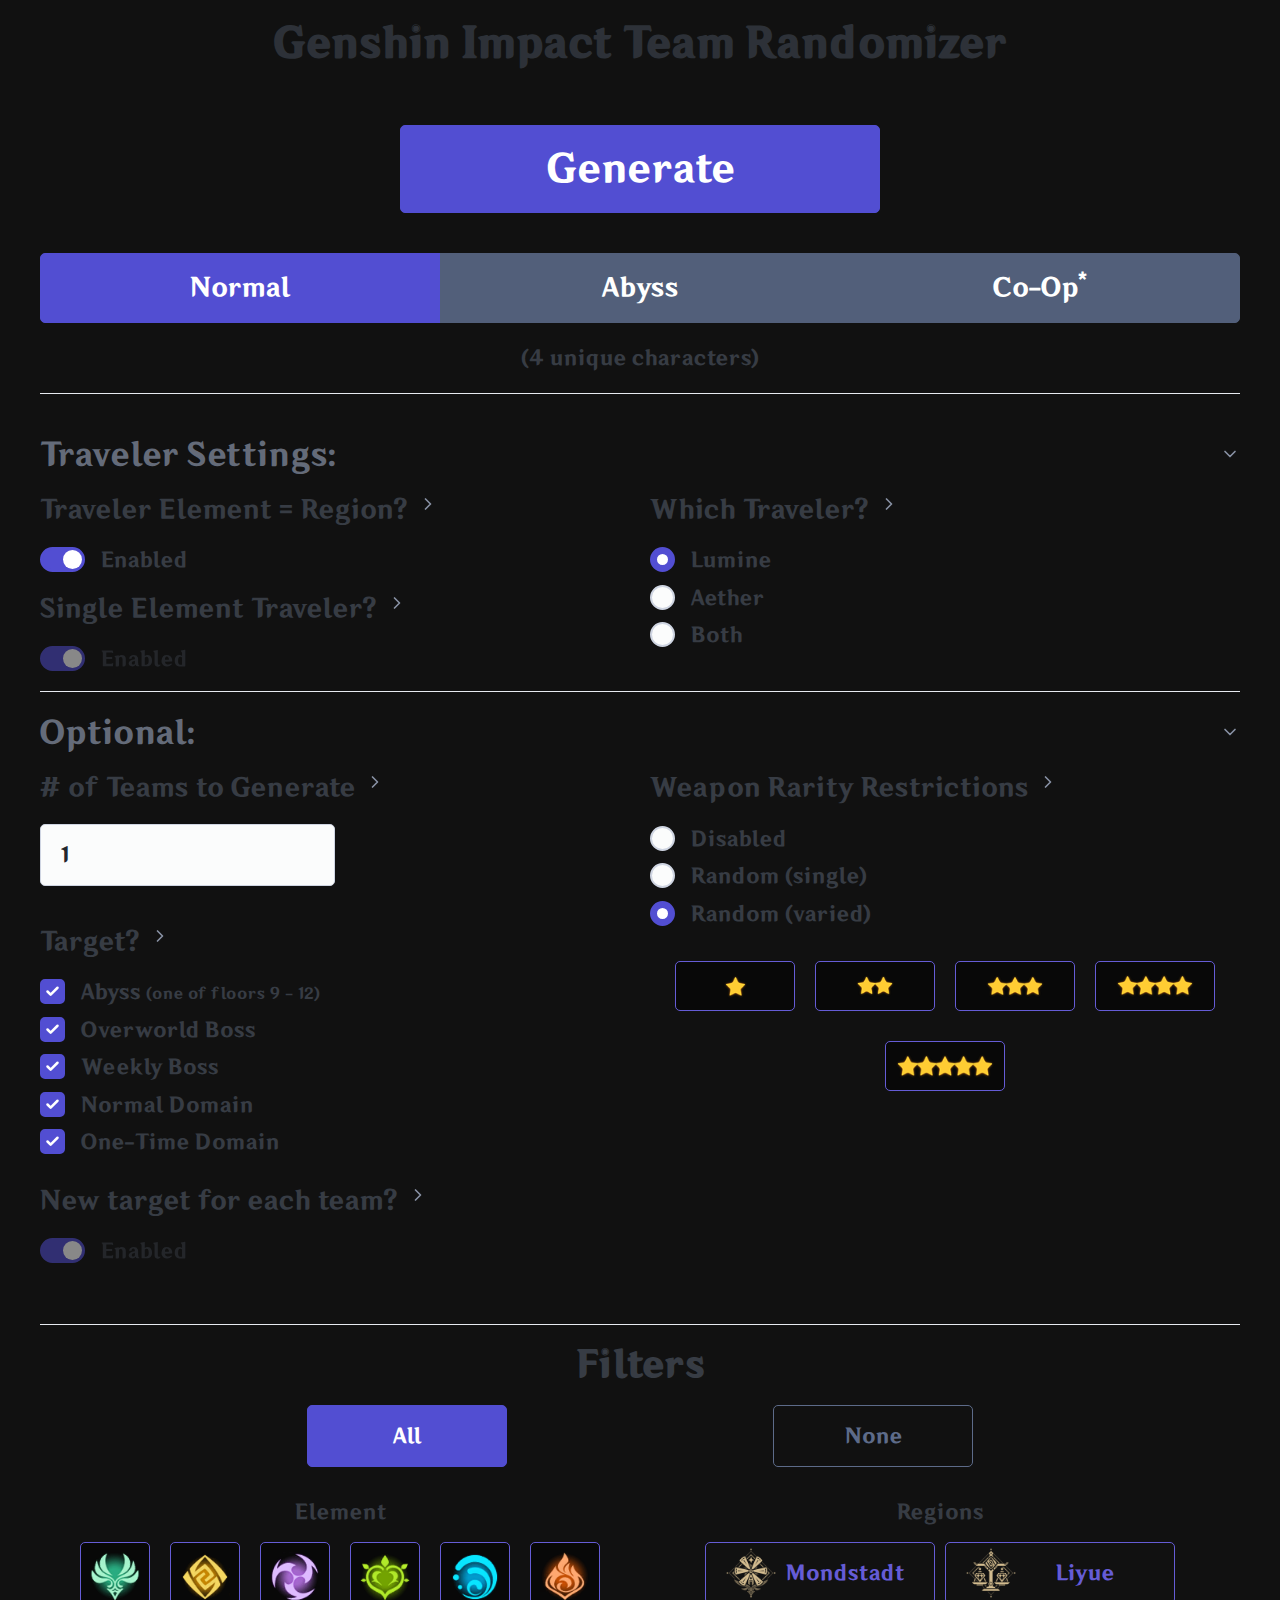
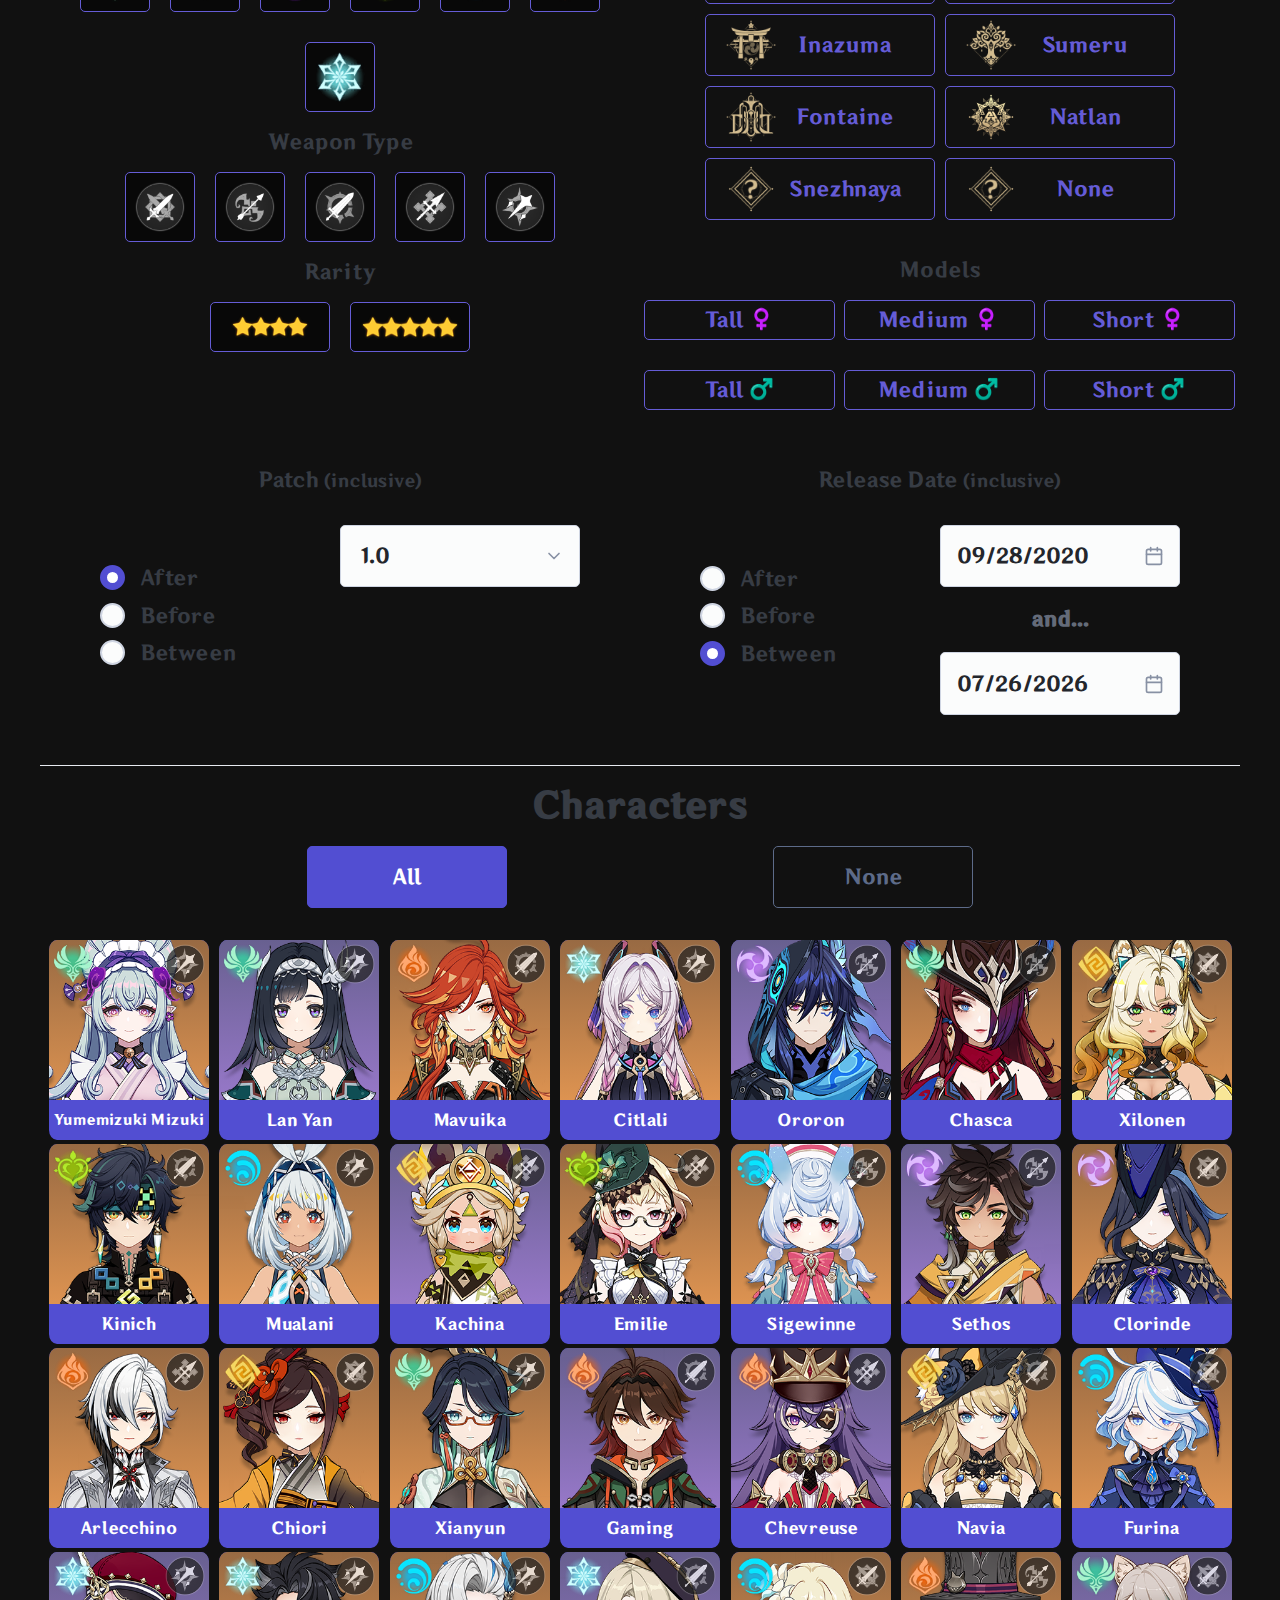
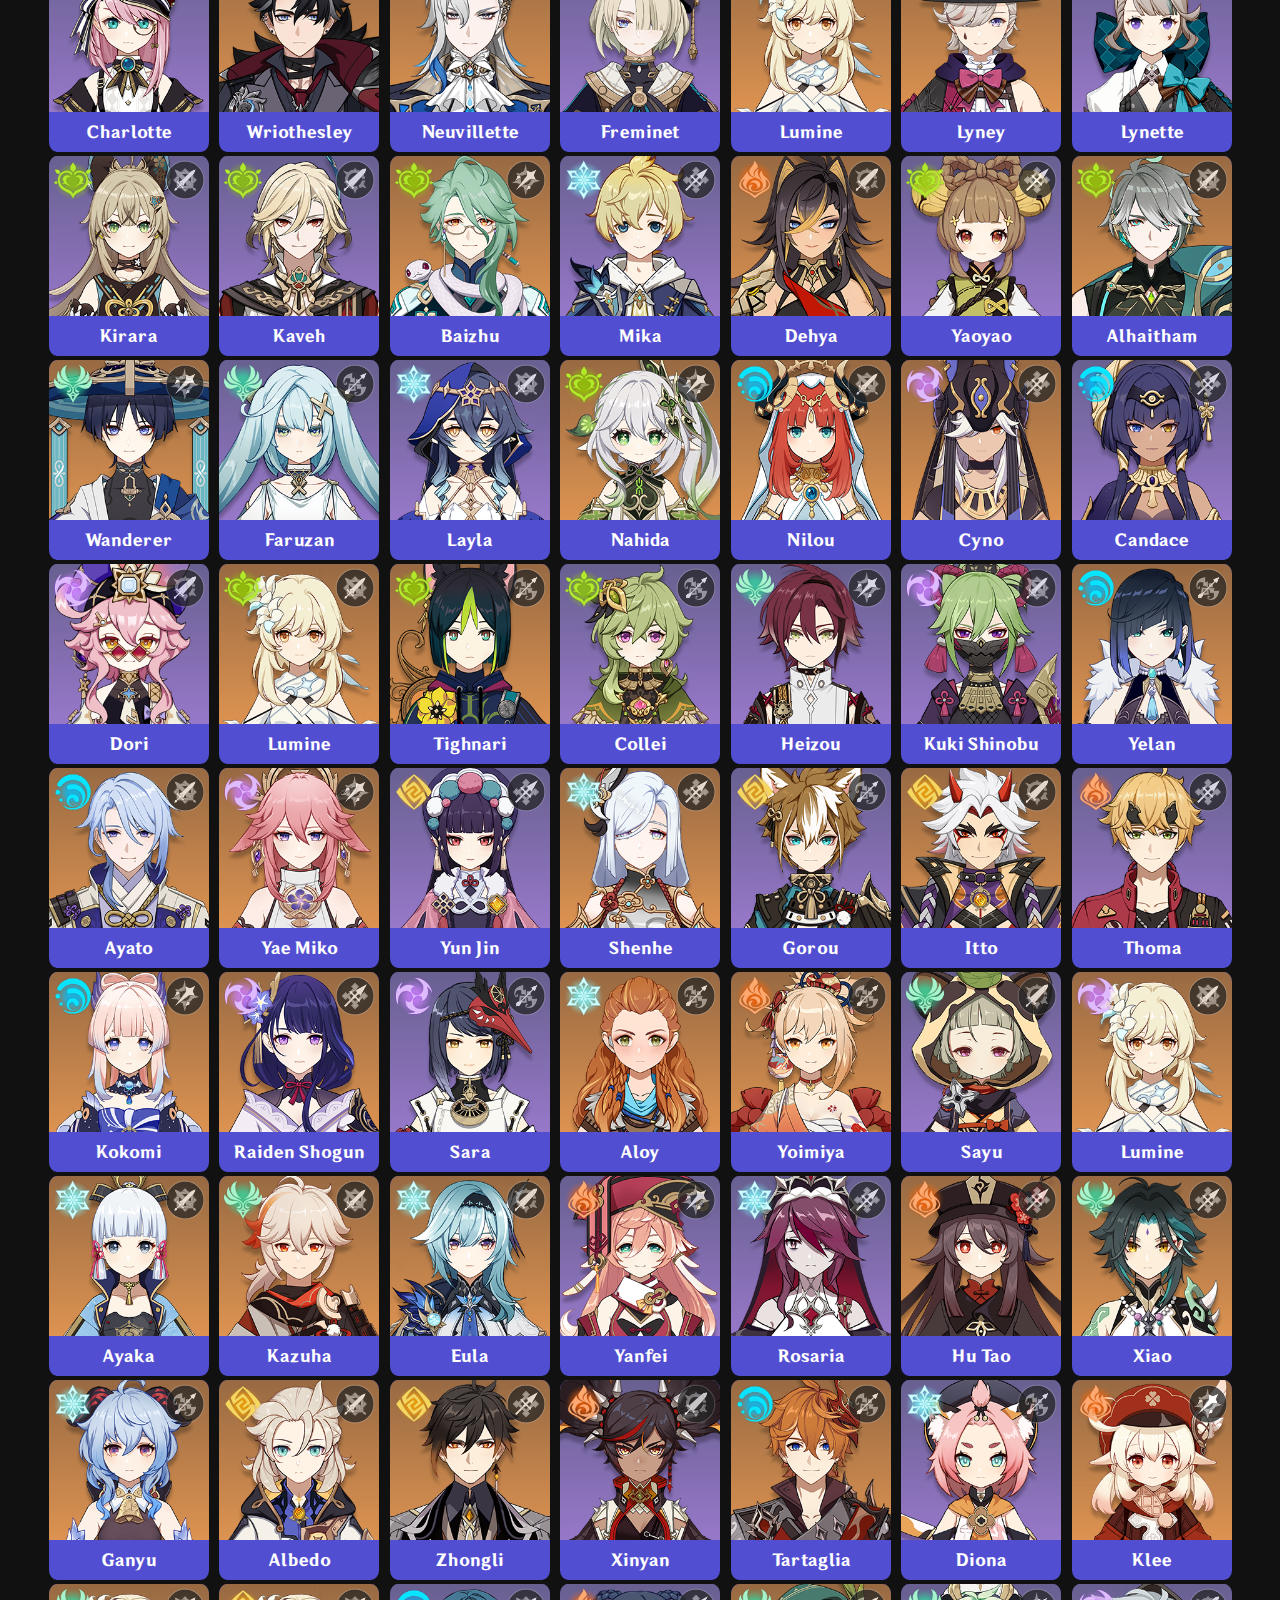
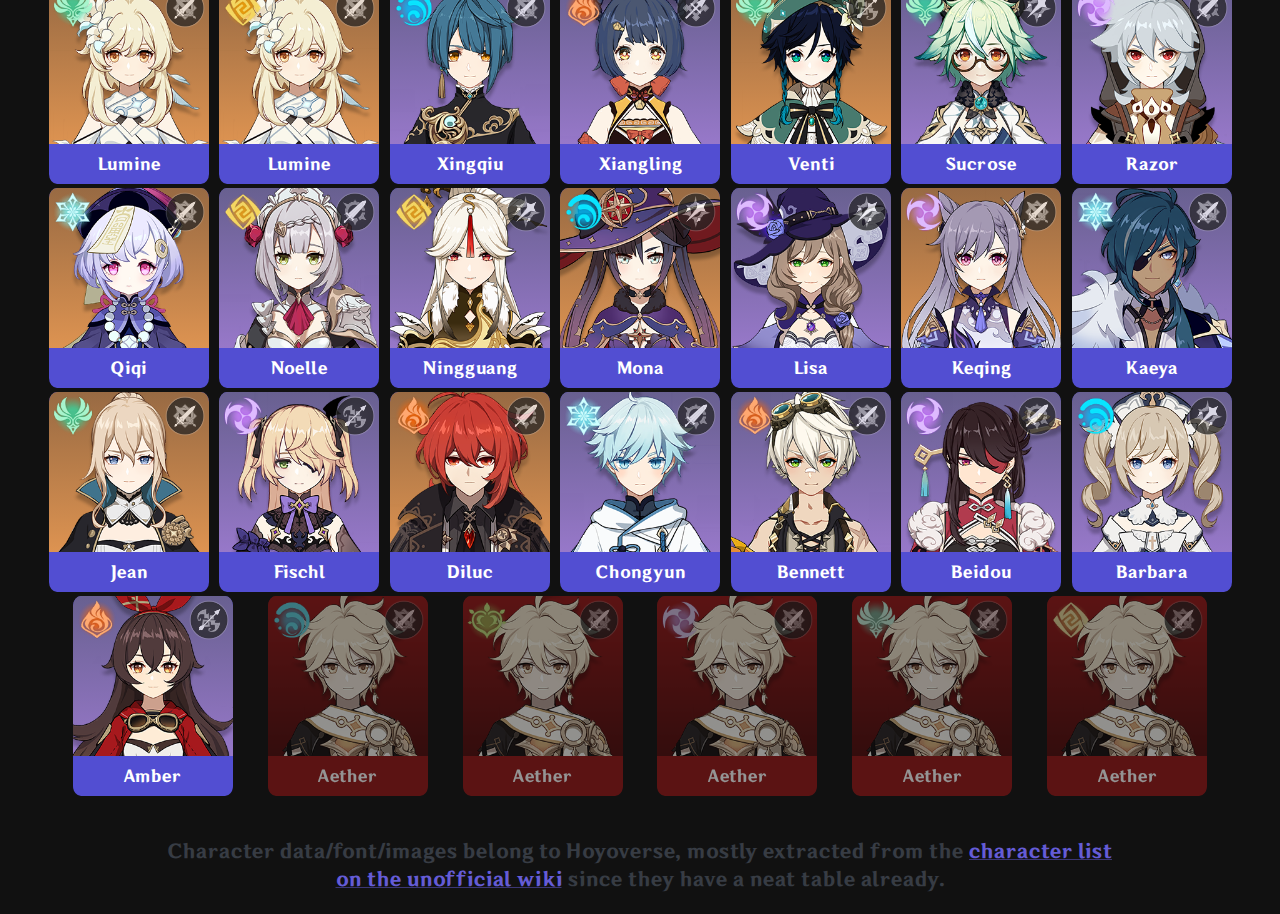
<file: index.html>
<!doctype html>
<html lang="en">

<head>
	<meta charset="utf-8">
	<meta name="viewport" content="width=device-width, initial-scale=1">
	<meta name="color-scheme" content="light dark">
	<title>Genshin Impact Team Randomizer</title>
	<link rel="stylesheet" href="css/pico.indigo.css">
	<link rel="stylesheet" href="css/style.css">
	<script src="assets/fitty.min.js"></script>
</head>

<body>
	<main class="container">
		<h1>Genshin Impact Team Randomizer</h1>
		<button id="generate-team-btn"><span>Generate</span></button>

		<div id="team-type-selection-container">
			<div id="team-type-selection-buttons" role="group">
				<button><span>Normal</span></button>
				<button class="secondary"><span>Abyss</span></button>
				<button class="secondary"><span>Co-Op<sup>*</sup></span></button>
			</div>
			<div id="team-type-selection-info">
				<span id="team-type-selection-normal">(4 unique characters)</span>
				<span id="team-type-selection-abyss" class="removed">(8 unique characters)</span>
				<span id="team-type-selection-coop" class="removed">(Overworld* co-op - 4 characters, but can include duplicates)</span>
			</div>
		</div>
		<hr>

		<div id="generated-card-container"></div>
		
		<details class="settings-container" open>
			<summary class="settings-text">Traveler Settings:</summary>
			<div class="grid">
				<div>
					<fieldset>
						<legend>
							<details>
								<summary>Traveler Element = Region?</summary>
								<span>
									If selected, Anemo Traveler = Mondstadt, Geo Traveler = Liyue, etc., otherwise their region will be considered "none".
								</span>
							</details>
						</legend>
						<label class="en-btn">
							<input name="traveler-region" type="checkbox" role="switch" checked>
							<span>Enabled</span>
						</label>
					</fieldset>
					<fieldset>
						<legend>
							<details>
								<summary>Single Element Traveler?</summary>
								<span>
									Only applies if multiple teams are being generated.<br><br>If checked, the Traveler will be considered a single unique character that may only appear once, e.g. if Electro Traveler is randomly selected, then Anemo/Geo/Hydro/Pyro/Cryo will be removed from the pool of possible characters going forward. Otherwise, with the exception of Abyss paired teams, a Traveler of each element will exist in the pool of possible characters, e.g. team 1 may have Anemo Traveler, then team 2 may have any selected Traveler except Anemo.
								</span>
							</details>
						</legend>
						<label class="en-btn" aria-disabled="true">
							<input name="traveler-multielement" type="checkbox" role="switch" checked>
							<span>Enabled</span>
						</label>
					</fieldset>
				</div>
				<div>
					<fieldset>
						<legend>
							<details>
								<summary>Which Traveler?</summary>
								<span>Which Traveler do you have? You can choose both if you're generating co-op teams - if it lands on Aether, for example, then only someone who actually has Aether can fill that spot.</span>
							</details>
						</legend>
						<label>
							<input type="radio" name="traveler" checked value="Lumine">
							<span>Lumine</span>
						</label>
						<label>
							<input type="radio" name="traveler" value="Aether">
							<span>Aether</span>
						</label>
						<label>
							<input type="radio" name="traveler" value="Both">
							<span>Both</span>
						</label>
					</fieldset>
				</div>
			</div>
		</details>
		<hr>
		<details class="settings-container" open>
			<summary class="settings-text">Optional:</summary>
			<div class="grid">
				<div>
					<fieldset>
						<legend>
							<details>
								<summary># of Teams to Generate</summary>
								<span>
									<strong>Optional:</strong> Generate multiple teams.
									<br><br>If there are 80 characters available, it can generate a maximum of 20 unique normal teams or 10 unique Abyss team pairs. Useful for continuous challenges by preventing repeat characters across multiple sequential teams, e.g. having a character on the first team means they won't be available for any subsequent teams.
								</span>
							</details>
						</legend>
						<fieldset>
							<input id="number-of-teams" type="number" name="number-of-teams" placeholder="# of Teams" value="1">
						</fieldset>
					</fieldset>
					<fieldset>
						<legend>
							<details>
								<summary>Target?</summary>
								<span>
									<strong>Optional:</strong>
									Generate a random target to fight. If Abyss is checked, but the team type is not set to Abyss, it will assign first or second half of a floor.
								</span>
							</details>
						</legend>
						<fieldset id="target-selection">
							<label>
								<input type="checkbox" name="target-abyss" checked>
								Abyss <span>(one of floors 9 - 12)</span>
							</label>
							<label>
								<input type="checkbox" name="target-overworld" checked>
								Overworld Boss
							</label>
							<label>
								<input type="checkbox" name="target-weekly" checked>
								Weekly Boss
							</label>
							<label>
								<input type="checkbox" name="target-domain" checked>
								Normal Domain
							</label>
							<label>
								<input type="checkbox" name="target-onetime-domain" checked>
								One-Time Domain
							</label>
						</fieldset>
					</fieldset>
					<fieldset>
						<legend>
							<details>
								<summary>New target for each team?</summary>
								<span>
									Only applies if multiple teams are being generated.<br><br>
									<strong>Optional:</strong> Assign a new target for each additional team generated.
								</span>
							</details>
						</legend>
						<fieldset>
							<label class="en-btn" aria-disabled="true">
								<input name="target-multiteam" type="checkbox" role="switch" checked>
								<span>Enable</span>
							</label>
						</fieldset>
					</fieldset>
				</div>
				<fieldset>
					<legend>
						<details>
							<summary>Weapon Rarity Restrictions</summary>
							<span>
								<strong>Disabled:</strong> Don't generate weapon restrictions.
								<br><br>
								<strong>Random (single):</strong> If checked, will pick one of the selected rarities and all characters must use that rarity, e.g. all characters must use 3 star weapons.
								<br><br>
								<strong>Random (varied):</strong> If checked, will pick one of the selected rarities for each character separately, e.g. character 1 gets a 3 star weapon, character 2 get a 5 star, character 3 gets a 2 star, and character 4 gets a 3 star.
							</span>
						</details>
					</legend>
					<fieldset>
						<label>
							<input type="radio" name="random-weapon-type" value="disabled">
							Disabled
						</label>
						<label>
							<input type="radio" name="random-weapon-type" value="random-single">
							Random (single)
						</label>
						<label>
							<input type="radio" name="random-weapon-type" value="random-varied" checked>
							Random (varied)
						</label>
					</fieldset>
					<div id="random-weapon-stars" class="multi-img-selection">
						<div class="toggle-image-checkbox stars stars-1">
							<input type="checkbox" id="star-rng-1" value="1" checked>
							<label class="outline" role="button" for="star-rng-1" style="background-image: url('assets/icons/Icon_1_Star.png')"></label>
						</div>
						<div class="toggle-image-checkbox stars stars-2">
							<input type="checkbox" id="star-rng-2" value="2" checked>
							<label class="outline" role="button" for="star-rng-2" style="background-image: url('assets/icons/Icon_2_Stars.png')"></label>
						</div>
						<div class="toggle-image-checkbox stars stars-3">
							<input type="checkbox" id="star-rng-3" value="3" checked>
							<label class="outline" role="button" for="star-rng-3" style="background-image: url('assets/icons/Icon_3_Stars.png')"></label>
						</div>
						<div class="toggle-image-checkbox stars stars-4">
							<input type="checkbox" id="star-rng-4" value="4" checked>
							<label class="outline" role="button" for="star-rng-4" style="background-image: url('assets/icons/Icon_4_Stars.png')"></label>
						</div>
						<div class="toggle-image-checkbox stars stars-5">
							<input type="checkbox" id="star-rng-5" value="5" checked>
							<label class="outline" role="button" for="star-rng-5" style="background-image: url('assets/icons/Icon_5_Stars.png')"></label>
						</div>
					</div>
				</fieldset>
			</div>
		</details>

		<br>
		<hr>
		<h2>Filters</h2>
		<div class="filter-container space-evenly">
			<button id="filter-select-all" class="select-button">All</button>
			<button id="filter-select-none" class="select-button outline secondary">None</button>
		</div>
		<div class="filter-container">
			<div class="filters-group">
				<br>
				<div class="filter-label">Element</div>
				<div id="element-filter" class="multi-img-selection">
					<div class="toggle-image-checkbox">
						<input type="checkbox" id="element-anemo" checked>
						<label class="outline" role="button" for="element-anemo" style="background-image: url('assets/icons/Anemo.png')"></label>
					</div>
					<div class="toggle-image-checkbox">
						<input type="checkbox" id="element-geo" checked>
						<label class="outline" role="button" for="element-geo" style="background-image: url('assets/icons/Geo.png')"></label>
					</div>
					<div class="toggle-image-checkbox">
						<input type="checkbox" id="element-electro" checked>
						<label class="outline" role="button" for="element-electro" style="background-image: url('assets/icons/Electro.png')"></label>
					</div>
					<div class="toggle-image-checkbox">
						<input type="checkbox" id="element-dendro" checked>
						<label class="outline" role="button" for="element-dendro" style="background-image: url('assets/icons/Dendro.png')"></label>
					</div>
					<div class="toggle-image-checkbox">
						<input type="checkbox" id="element-hydro" checked>
						<label class="outline" role="button" for="element-hydro" style="background-image: url('assets/icons/Hydro.png')"></label>
					</div>
					<div class="toggle-image-checkbox">
						<input type="checkbox" id="element-pyro" checked>
						<label class="outline" role="button" for="element-pyro" style="background-image: url('assets/icons/Pyro.png')"></label>
					</div>
					<div class="toggle-image-checkbox">
						<input type="checkbox" id="element-cryo" checked>
						<label class="outline" role="button" for="element-cryo" style="background-image: url('assets/icons/Cryo.png')"></label>
					</div>
				</div>
				<div class="filter-label">Weapon Type</div>
				<div id="weapon-filter" class="multi-img-selection">
					<div class="toggle-image-checkbox">
						<input type="checkbox" id="weapon-sword" checked>
						<label class="outline" role="button" for="weapon-sword" style="background-image: url('assets/icons/Sword.png')"></label>
					</div>
					<div class="toggle-image-checkbox">
						<input type="checkbox" id="weapon-bow" checked>
						<label class="outline" role="button" for="weapon-bow" style="background-image: url('assets/icons/Bow.png')"></label>
					</div>
					<div class="toggle-image-checkbox">
						<input type="checkbox" id="weapon-claymore" checked>
						<label class="outline" role="button" for="weapon-claymore" style="background-image: url('assets/icons/Claymore.png')"></label>
					</div>
					<div class="toggle-image-checkbox">
						<input type="checkbox" id="weapon-polearm" checked>
						<label class="outline" role="button" for="weapon-polearm" style="background-image: url('assets/icons/Polearm.png')"></label>
					</div>
					<div class="toggle-image-checkbox">
						<input type="checkbox" id="weapon-catalyst" checked>
						<label class="outline" role="button" for="weapon-catalyst" style="background-image: url('assets/icons/Catalyst.png')"></label>
					</div>
				</div>
				<div class="filter-label">Rarity</div>
				<div id="rarity-filter" class="multi-img-selection">
					<div class="toggle-image-checkbox stars stars-4">
						<input type="checkbox" id="rarity-4" checked>
						<label class="outline" role="button" for="rarity-4" style="background-image: url('assets/icons/Icon_4_Stars.png')"></label>
					</div>
					<div class="toggle-image-checkbox stars stars-5">
						<input type="checkbox" id="rarity-5" checked>
						<label class="outline" role="button" for="rarity-5" style="background-image: url('assets/icons/Icon_5_Stars.png')"></label>
					</div>
				</div>
			</div>
			<div class="filters-group">
				<br>
				<div class="filter-label filter-label-bottom-margin">Regions</div>
				<div id="region-filter" class="multi-img-text-selection">
					<div class="toggle-img-text-checkbox">
						<input class="toggle-img-text-checkbox" type="checkbox" id="region-mondstadt" checked>
						<label class="outline" role="button" for="region-mondstadt" style="background-image: url('assets/icons/Mondstadt.png')"><span>Mondstadt</span></label>
					</div>
				
					<div class="toggle-img-text-checkbox">
						<input type="checkbox" id="region-liyue" checked>
						<label class="outline" role="button" for="region-liyue" style="background-image: url('assets/icons/Liyue.png')"><span>Liyue</span></label>
					</div>
				
					<div class="toggle-img-text-checkbox">
						<input type="checkbox" id="region-inazuma" checked>
						<label class="outline" role="button" for="region-inazuma" style="background-image: url('assets/icons/Inazuma.png')"><span>Inazuma</span></label>
					</div>
				
					<div class="toggle-img-text-checkbox">
						<input type="checkbox" id="region-sumeru" checked>
						<label class="outline" role="button" for="region-sumeru" style="background-image: url('assets/icons/Sumeru.png')"><span>Sumeru</span></label>
					</div>
				
					<div class="toggle-img-text-checkbox">
						<input type="checkbox" id="region-fontaine" checked>
						<label class="outline" role="button" for="region-fontaine" style="background-image: url('assets/icons/Fontaine.png')"><span>Fontaine</span></label>
					</div>
				
					<div class="toggle-img-text-checkbox outline">
						<input type="checkbox" id="region-natlan" checked>
						<label class="outline" role="button" for="region-natlan" style="background-image: url('assets/icons/Natlan.png')"><span>Natlan</span></label>
					</div>
				
					<div class="toggle-img-text-checkbox outline">
						<input type="checkbox" id="region-snezhnaya" checked>
						<label class="outline" role="button" for="region-snezhnaya" style="background-image: url('assets/icons/Snezhnaya.png')"><span>Snezhnaya</span></label>
					</div>
				
					<div class="toggle-img-text-checkbox outline">
						<input type="checkbox" id="region-none" checked>
						<label class="outline" role="button" for="region-none" style="background-image: url('assets/icons/None.png')"><span>None</span></label>
					</div>
				</div>
				<br>
				<div class="filter-label filter-label-bottom-margin">Models</div>
				<div id="model-filter" class="multi-text-selection">
					<div role="group">
						<div class="toggle-text-checkbox">
							<input class="toggle-text-checkbox" type="checkbox" id="model-tall-female" checked>
							<label class="outline" role="button" for="model-tall-female"><span>Tall ♀️</span></label>
						</div>
						<div class="toggle-text-checkbox">
							<input class="toggle-text-checkbox" type="checkbox" id="model-medium-female" checked>
							<label class="outline" role="button" for="model-medium-female"><span>Medium ♀️</span></label>
						</div>
						<div class="toggle-text-checkbox">
							<input class="toggle-text-checkbox" type="checkbox" id="model-short-female" checked>
							<label class="outline" role="button" for="model-short-female"><span>Short ♀️</span></label>
						</div>
					</div>
					<div role="group">
						<div class="toggle-text-checkbox">
							<input class="toggle-text-checkbox" type="checkbox" id="model-tall-male" checked>
							<label class="outline" role="button" for="model-tall-male"><span>Tall ♂️</span></label>
						</div>
						<div class="toggle-text-checkbox">
							<input class="toggle-text-checkbox" type="checkbox" id="model-medium-male" checked>
							<label class="outline" role="button" for="model-medium-male"><span>Medium ♂️</span></label>
						</div>
						<div class="toggle-text-checkbox">
							<input class="toggle-text-checkbox" type="checkbox" id="model-short-male" checked>
							<label class="outline" role="button" for="model-short-male"><span>Short ♂️</span></label>
						</div>
					</div>
				</div>
			</div>
			<div class="filters-group">
				<br>
				<div class="filter-label filter-label-bottom-margin">Patch <small>(inclusive)</small></div>
				<div class="filter-container filter-container-smaller">
					<div class="filters-group-split">
						<fieldset>
							<label>
								<input type="radio" name="patch" value="patch-after" checked>
								After
							</label>
							<label>
								<input type="radio" name="patch" value="patch-before">
								Before
							</label>
							<label>
								<input type="radio" name="patch" value="patch-between">
								Between
							</label>
						</fieldset>
					</div>
					<div class="filters-group-split">
						<select class="patch-select" id="patch-select-1" name="patch-select-1"></select>
						<div id="patch-select-2-container" class="hidden">
							<h6>and...</h6>
							<select class="patch-select" id="patch-select-2" name="patch-select-2"></select>
						</div>
					</div>
				</div>
			</div>
			<div class="filters-group">
				<br>
				<div class="filter-label filter-label-bottom-margin">Release Date <small>(inclusive)</small></div>
				<div class="filter-container filter-container-smaller">
					<div class="filters-group-split">
						<fieldset>
							<label>
								<input type="radio" name="release-date" value="release-date-after">
								After
							</label>
							<label>
								<input type="radio" name="release-date" value="release-date-before">
								Before
							</label>
							<label>
								<input type="radio" name="release-date" value="release-date-between" checked>
								Between
							</label>
						</fieldset>
					</div>
					<div class="filters-group-split">
						<input type="date" id="release-date-select-1" name="release-date-select-1">
						<div id="release-date-select-2-container" class="hidden">
							<h6>and...</h6>
							<input type="date" id="release-date-select-2" name="release-date-select-2">
						</div>
					</div>
				</div>
			</div>
		</div>

		<br>
		<hr>
		<h2>Characters</h2>
		<div class="filter-container space-evenly">
			<button id="character-select-all" class="select-button">All</button>
			<button id="character-select-none" class="select-button outline secondary">None</button>
		</div>
		<br>
		<div class="character-card-container"></div>
	</main>
	<footer>Character data/font/images belong to Hoyoverse, mostly extracted from the <a href="https://genshin-impact.fandom.com/wiki/Character/List">character list on the unofficial wiki</a> since they have a neat table already.</footer>

	<script src="assets/main.js"></script>
</body>

</html>
</file>
<file: css/pico.indigo.css>
@charset "UTF-8";

/*!
 * Pico CSS ✨ v2.0.6 (https://picocss.com)
 * Copyright 2019-2024 - Licensed under MIT
 */
/**
 * Styles
 */
@font-face {
	font-family: "Genshin";
	src: url("../assets/Genshin.woff") format("woff");
}

:root {
	--pico-font-family-emoji: "Noto Color Emoji", "Segoe UI Emoji", "Segoe UI Symbol";
	--pico-font-family-sans-serif: "Genshin", system-ui, "Segoe UI", Roboto, Oxygen, Ubuntu, Cantarell, Arial, sans-serif, var(--pico-font-family-emoji);
	--pico-font-family-monospace: ui-monospace, SFMono-Regular, "SF Mono", Menlo, Consolas, "Liberation Mono", monospace, var(--pico-font-family-emoji);
	--pico-font-family: var(--pico-font-family-sans-serif);
	--pico-line-height: 1.5;
	--pico-font-weight: 400;
	--pico-font-size: 100%;
	--pico-text-underline-offset: 0.1rem;
	--pico-border-radius: 0.25rem;
	--pico-border-width: 0.0625rem;
	--pico-outline-width: 0.125rem;
	--pico-transition: 0.2s ease-in-out;
	--pico-spacing: 1rem;
	--pico-typography-spacing-vertical: 1rem;
	--pico-block-spacing-vertical: var(--pico-spacing);
	--pico-block-spacing-horizontal: var(--pico-spacing);
	--pico-grid-column-gap: var(--pico-spacing);
	--pico-grid-row-gap: var(--pico-spacing);
	--pico-form-element-spacing-vertical: 0.75rem;
	--pico-form-element-spacing-horizontal: 1rem;
	--pico-group-box-shadow: 0 0 0 rgba(0, 0, 0, 0);
	--pico-group-box-shadow-focus-with-button: 0 0 0 var(--pico-outline-width) var(--pico-primary-focus);
	--pico-group-box-shadow-focus-with-input: 0 0 0 0.0625rem var(--pico-form-element-border-color);
	--pico-modal-overlay-backdrop-filter: blur(0.375rem);
	--pico-nav-element-spacing-vertical: 1rem;
	--pico-nav-element-spacing-horizontal: 0.5rem;
	--pico-nav-link-spacing-vertical: 0.5rem;
	--pico-nav-link-spacing-horizontal: 0.5rem;
	--pico-nav-breadcrumb-divider: ">";
	--pico-icon-checkbox: url("data:image/svg+xml,%3Csvg xmlns='http://www.w3.org/2000/svg' width='24' height='24' viewBox='0 0 24 24' fill='none' stroke='rgb(255, 255, 255)' stroke-width='4' stroke-linecap='round' stroke-linejoin='round'%3E%3Cpolyline points='20 6 9 17 4 12'%3E%3C/polyline%3E%3C/svg%3E");
	--pico-icon-minus: url("data:image/svg+xml,%3Csvg xmlns='http://www.w3.org/2000/svg' width='24' height='24' viewBox='0 0 24 24' fill='none' stroke='rgb(255, 255, 255)' stroke-width='4' stroke-linecap='round' stroke-linejoin='round'%3E%3Cline x1='5' y1='12' x2='19' y2='12'%3E%3C/line%3E%3C/svg%3E");
	--pico-icon-chevron: url("data:image/svg+xml,%3Csvg xmlns='http://www.w3.org/2000/svg' width='24' height='24' viewBox='0 0 24 24' fill='none' stroke='rgb(136, 145, 164)' stroke-width='2' stroke-linecap='round' stroke-linejoin='round'%3E%3Cpolyline points='6 9 12 15 18 9'%3E%3C/polyline%3E%3C/svg%3E");
	--pico-icon-date: url("data:image/svg+xml,%3Csvg xmlns='http://www.w3.org/2000/svg' width='24' height='24' viewBox='0 0 24 24' fill='none' stroke='rgb(136, 145, 164)' stroke-width='2' stroke-linecap='round' stroke-linejoin='round'%3E%3Crect x='3' y='4' width='18' height='18' rx='2' ry='2'%3E%3C/rect%3E%3Cline x1='16' y1='2' x2='16' y2='6'%3E%3C/line%3E%3Cline x1='8' y1='2' x2='8' y2='6'%3E%3C/line%3E%3Cline x1='3' y1='10' x2='21' y2='10'%3E%3C/line%3E%3C/svg%3E");
	--pico-icon-time: url("data:image/svg+xml,%3Csvg xmlns='http://www.w3.org/2000/svg' width='24' height='24' viewBox='0 0 24 24' fill='none' stroke='rgb(136, 145, 164)' stroke-width='2' stroke-linecap='round' stroke-linejoin='round'%3E%3Ccircle cx='12' cy='12' r='10'%3E%3C/circle%3E%3Cpolyline points='12 6 12 12 16 14'%3E%3C/polyline%3E%3C/svg%3E");
	--pico-icon-search: url("data:image/svg+xml,%3Csvg xmlns='http://www.w3.org/2000/svg' width='24' height='24' viewBox='0 0 24 24' fill='none' stroke='rgb(136, 145, 164)' stroke-width='1.5' stroke-linecap='round' stroke-linejoin='round'%3E%3Ccircle cx='11' cy='11' r='8'%3E%3C/circle%3E%3Cline x1='21' y1='21' x2='16.65' y2='16.65'%3E%3C/line%3E%3C/svg%3E");
	--pico-icon-close: url("data:image/svg+xml,%3Csvg xmlns='http://www.w3.org/2000/svg' width='24' height='24' viewBox='0 0 24 24' fill='none' stroke='rgb(136, 145, 164)' stroke-width='3' stroke-linecap='round' stroke-linejoin='round'%3E%3Cline x1='18' y1='6' x2='6' y2='18'%3E%3C/line%3E%3Cline x1='6' y1='6' x2='18' y2='18'%3E%3C/line%3E%3C/svg%3E");
	--pico-icon-loading: url("data:image/svg+xml,%3Csvg fill='none' height='24' width='24' viewBox='0 0 24 24' xmlns='http://www.w3.org/2000/svg' %3E%3Cstyle%3E g %7B animation: rotate 2s linear infinite; transform-origin: center center; %7D circle %7B stroke-dasharray: 75,100; stroke-dashoffset: -5; animation: dash 1.5s ease-in-out infinite; stroke-linecap: round; %7D @keyframes rotate %7B 0%25 %7B transform: rotate(0deg); %7D 100%25 %7B transform: rotate(360deg); %7D %7D @keyframes dash %7B 0%25 %7B stroke-dasharray: 1,100; stroke-dashoffset: 0; %7D 50%25 %7B stroke-dasharray: 44.5,100; stroke-dashoffset: -17.5; %7D 100%25 %7B stroke-dasharray: 44.5,100; stroke-dashoffset: -62; %7D %7D %3C/style%3E%3Cg%3E%3Ccircle cx='12' cy='12' r='10' fill='none' stroke='rgb(136, 145, 164)' stroke-width='4' /%3E%3C/g%3E%3C/svg%3E");
}

@media (min-width: 576px) {
	:root {
		--pico-font-size: 106.25%;
	}
}

@media (min-width: 768px) {
	:root {
		--pico-font-size: 112.5%;
	}
}

@media (min-width: 1024px) {
	:root {
		--pico-font-size: 118.75%;
	}
}

@media (min-width: 1280px) {
	:root {
		--pico-font-size: 125%;
	}
}

@media (min-width: 1536px) {
	:root {
		--pico-font-size: 131.25%;
	}
}

a {
	--pico-text-decoration: underline;
}

a.secondary,
a.contrast {
	--pico-text-decoration: underline;
}

small {
	--pico-font-size: 0.875em;
}

h1,
h2,
h3,
h4,
h5,
h6 {
	--pico-font-weight: 700;
}

h1 {
	--pico-font-size: 2rem;
	--pico-line-height: 1.125;
	--pico-typography-spacing-top: 3rem;
}

h2 {
	--pico-font-size: 1.75rem;
	--pico-line-height: 1.15;
	--pico-typography-spacing-top: 2.625rem;
}

h3 {
	--pico-font-size: 1.5rem;
	--pico-line-height: 1.175;
	--pico-typography-spacing-top: 2.25rem;
}

h4 {
	--pico-font-size: 1.25rem;
	--pico-line-height: 1.2;
	--pico-typography-spacing-top: 1.874rem;
}

h5 {
	--pico-font-size: 1.125rem;
	--pico-line-height: 1.225;
	--pico-typography-spacing-top: 1.6875rem;
}

h6 {
	--pico-font-size: 1rem;
	--pico-line-height: 1.25;
	--pico-typography-spacing-top: 1.5rem;
}

thead th,
thead td,
tfoot th,
tfoot td {
	--pico-font-weight: 600;
	--pico-border-width: 0.1875rem;
}

pre,
code,
kbd,
samp {
	--pico-font-family: var(--pico-font-family-monospace);
}

kbd {
	--pico-font-weight: bolder;
}

input:not([type=submit],
	[type=button],
	[type=reset],
	[type=checkbox],
	[type=radio],
	[type=file]),
:where(select, textarea) {
	--pico-outline-width: 0.0625rem;
}

[type=search] {
	--pico-border-radius: 5rem;
}

[type=checkbox],
[type=radio] {
	--pico-border-width: 0.125rem;
}

[type=checkbox][role=switch] {
	--pico-border-width: 0.1875rem;
}

details.dropdown summary:not([role=button]) {
	--pico-outline-width: 0.0625rem;
}

nav details.dropdown summary:focus-visible {
	--pico-outline-width: 0.125rem;
}

[role=search] {
	--pico-border-radius: 5rem;
}

[role=search]:has(button.secondary:focus,
	[type=submit].secondary:focus,
	[type=button].secondary:focus,
	[role=button].secondary:focus),
[role=group]:has(button.secondary:focus,
	[type=submit].secondary:focus,
	[type=button].secondary:focus,
	[role=button].secondary:focus) {
	--pico-group-box-shadow-focus-with-button: 0 0 0 var(--pico-outline-width) var(--pico-secondary-focus);
}

[role=search]:has(button.contrast:focus,
	[type=submit].contrast:focus,
	[type=button].contrast:focus,
	[role=button].contrast:focus),
[role=group]:has(button.contrast:focus,
	[type=submit].contrast:focus,
	[type=button].contrast:focus,
	[role=button].contrast:focus) {
	--pico-group-box-shadow-focus-with-button: 0 0 0 var(--pico-outline-width) var(--pico-contrast-focus);
}

[role=search] button,
[role=search] [type=submit],
[role=search] [type=button],
[role=search] [role=button],
[role=group] button,
[role=group] [type=submit],
[role=group] [type=button],
[role=group] [role=button] {
	--pico-form-element-spacing-horizontal: 2rem;
}

details summary[role=button]:not(.outline)::after {
	filter: brightness(0) invert(1);
}

[aria-busy=true]:not(input, select, textarea):is(button, [type=submit], [type=button], [type=reset], [role=button]):not(.outline)::before {
	filter: brightness(0) invert(1);
}

/**
 * Color schemes
 */
[data-theme=light],
:root:not([data-theme=dark]) {
	--pico-background-color: #fff;
	--pico-color: #373c44;
	--pico-text-selection-color: rgba(148, 134, 225, 0.25);
	--pico-muted-color: #646b79;
	--pico-muted-border-color: #e7eaf0;
	--pico-primary: #655cd6;
	--pico-primary-background: #524ed2;
	--pico-primary-border: var(--pico-primary-background);
	--pico-primary-underline: rgba(101, 92, 214, 0.5);
	--pico-primary-hover: #4040bf;
	--pico-primary-hover-background: #4040bf;
	--pico-primary-hover-border: var(--pico-primary-hover-background);
	--pico-primary-hover-underline: var(--pico-primary-hover);
	--pico-primary-focus: rgba(148, 134, 225, 0.5);
	--pico-primary-inverse: #fff;
	--pico-secondary: #5d6b89;
	--pico-secondary-background: #525f7a;
	--pico-secondary-border: var(--pico-secondary-background);
	--pico-secondary-underline: rgba(93, 107, 137, 0.5);
	--pico-secondary-hover: #48536b;
	--pico-secondary-hover-background: #48536b;
	--pico-secondary-hover-border: var(--pico-secondary-hover-background);
	--pico-secondary-hover-underline: var(--pico-secondary-hover);
	--pico-secondary-focus: rgba(93, 107, 137, 0.25);
	--pico-secondary-inverse: #fff;
	--pico-contrast: #181c25;
	--pico-contrast-background: #181c25;
	--pico-contrast-border: var(--pico-contrast-background);
	--pico-contrast-underline: rgba(24, 28, 37, 0.5);
	--pico-contrast-hover: #000;
	--pico-contrast-hover-background: #000;
	--pico-contrast-hover-border: var(--pico-contrast-hover-background);
	--pico-contrast-hover-underline: var(--pico-secondary-hover);
	--pico-contrast-focus: rgba(93, 107, 137, 0.25);
	--pico-contrast-inverse: #fff;
	--pico-box-shadow: 0.0145rem 0.029rem 0.174rem rgba(129, 145, 181, 0.01698), 0.0335rem 0.067rem 0.402rem rgba(129, 145, 181, 0.024), 0.0625rem 0.125rem 0.75rem rgba(129, 145, 181, 0.03), 0.1125rem 0.225rem 1.35rem rgba(129, 145, 181, 0.036), 0.2085rem 0.417rem 2.502rem rgba(129, 145, 181, 0.04302), 0.5rem 1rem 6rem rgba(129, 145, 181, 0.06), 0 0 0 0.0625rem rgba(129, 145, 181, 0.015);
	--pico-h1-color: #2d3138;
	--pico-h2-color: #373c44;
	--pico-h3-color: #424751;
	--pico-h4-color: #4d535e;
	--pico-h5-color: #5c6370;
	--pico-h6-color: #646b79;
	--pico-mark-background-color: #fde7c0;
	--pico-mark-color: #0f1114;
	--pico-ins-color: #1d6a54;
	--pico-del-color: #883935;
	--pico-blockquote-border-color: var(--pico-muted-border-color);
	--pico-blockquote-footer-color: var(--pico-muted-color);
	--pico-button-box-shadow: 0 0 0 rgba(0, 0, 0, 0);
	--pico-button-hover-box-shadow: 0 0 0 rgba(0, 0, 0, 0);
	--pico-table-border-color: var(--pico-muted-border-color);
	--pico-table-row-stripped-background-color: rgba(111, 120, 135, 0.0375);
	--pico-code-background-color: #f3f5f7;
	--pico-code-color: #646b79;
	--pico-code-kbd-background-color: var(--pico-color);
	--pico-code-kbd-color: var(--pico-background-color);
	--pico-form-element-background-color: #fbfcfc;
	--pico-form-element-selected-background-color: #dfe3eb;
	--pico-form-element-border-color: #cfd5e2;
	--pico-form-element-color: #23262c;
	--pico-form-element-placeholder-color: var(--pico-muted-color);
	--pico-form-element-active-background-color: #fff;
	--pico-form-element-active-border-color: var(--pico-primary-border);
	--pico-form-element-focus-color: var(--pico-primary-border);
	--pico-form-element-disabled-opacity: 0.5;
	--pico-form-element-invalid-border-color: #b86a6b;
	--pico-form-element-invalid-active-border-color: #c84f48;
	--pico-form-element-invalid-focus-color: var(--pico-form-element-invalid-active-border-color);
	--pico-form-element-valid-border-color: #4c9b8a;
	--pico-form-element-valid-active-border-color: #279977;
	--pico-form-element-valid-focus-color: var(--pico-form-element-valid-active-border-color);
	--pico-switch-background-color: #bfc7d9;
	--pico-switch-checked-background-color: var(--pico-primary-background);
	--pico-switch-color: #fff;
	--pico-switch-thumb-box-shadow: 0 0 0 rgba(0, 0, 0, 0);
	--pico-range-border-color: #dfe3eb;
	--pico-range-active-border-color: #bfc7d9;
	--pico-range-thumb-border-color: var(--pico-background-color);
	--pico-range-thumb-color: var(--pico-secondary-background);
	--pico-range-thumb-active-color: var(--pico-primary-background);
	--pico-accordion-border-color: var(--pico-muted-border-color);
	--pico-accordion-active-summary-color: var(--pico-primary-hover);
	--pico-accordion-close-summary-color: var(--pico-color);
	--pico-accordion-open-summary-color: var(--pico-muted-color);
	--pico-card-background-color: var(--pico-background-color);
	--pico-card-border-color: var(--pico-muted-border-color);
	--pico-card-box-shadow: var(--pico-box-shadow);
	--pico-card-sectioning-background-color: #fbfcfc;
	--pico-dropdown-background-color: #fff;
	--pico-dropdown-border-color: #eff1f4;
	--pico-dropdown-box-shadow: var(--pico-box-shadow);
	--pico-dropdown-color: var(--pico-color);
	--pico-dropdown-hover-background-color: #eff1f4;
	--pico-loading-spinner-opacity: 0.5;
	--pico-modal-overlay-background-color: rgba(232, 234, 237, 0.75);
	--pico-progress-background-color: #dfe3eb;
	--pico-progress-color: var(--pico-primary-background);
	--pico-tooltip-background-color: var(--pico-contrast-background);
	--pico-tooltip-color: var(--pico-contrast-inverse);
	--pico-icon-valid: url("data:image/svg+xml,%3Csvg xmlns='http://www.w3.org/2000/svg' width='24' height='24' viewBox='0 0 24 24' fill='none' stroke='rgb(76, 155, 138)' stroke-width='2' stroke-linecap='round' stroke-linejoin='round'%3E%3Cpolyline points='20 6 9 17 4 12'%3E%3C/polyline%3E%3C/svg%3E");
	--pico-icon-invalid: url("data:image/svg+xml,%3Csvg xmlns='http://www.w3.org/2000/svg' width='24' height='24' viewBox='0 0 24 24' fill='none' stroke='rgb(200, 79, 72)' stroke-width='2' stroke-linecap='round' stroke-linejoin='round'%3E%3Ccircle cx='12' cy='12' r='10'%3E%3C/circle%3E%3Cline x1='12' y1='8' x2='12' y2='12'%3E%3C/line%3E%3Cline x1='12' y1='16' x2='12.01' y2='16'%3E%3C/line%3E%3C/svg%3E");
	color-scheme: light;
}

[data-theme=light] input:is([type=submit],
	[type=button],
	[type=reset],
	[type=checkbox],
	[type=radio],
	[type=file]),
:root:not([data-theme=dark]) input:is([type=submit],
	[type=button],
	[type=reset],
	[type=checkbox],
	[type=radio],
	[type=file]) {
	--pico-form-element-focus-color: var(--pico-primary-focus);
}

@media only screen and (prefers-color-scheme: dark) {
	:root:not([data-theme]) {
		--pico-background-color: #13171f;
		--pico-color: #c2c7d0;
		--pico-text-selection-color: rgba(162, 148, 229, 0.1875);
		--pico-muted-color: #7b8495;
		--pico-muted-border-color: #202632;
		--pico-primary: #a294e5;
		--pico-primary-background: #524ed2;
		--pico-primary-border: var(--pico-primary-background);
		--pico-primary-underline: rgba(162, 148, 229, 0.5);
		--pico-primary-hover: #bdb2ec;
		--pico-primary-hover-background: #655cd6;
		--pico-primary-hover-border: var(--pico-primary-hover-background);
		--pico-primary-hover-underline: var(--pico-primary-hover);
		--pico-primary-focus: rgba(162, 148, 229, 0.375);
		--pico-primary-inverse: #fff;
		--pico-secondary: #969eaf;
		--pico-secondary-background: #525f7a;
		--pico-secondary-border: var(--pico-secondary-background);
		--pico-secondary-underline: rgba(150, 158, 175, 0.5);
		--pico-secondary-hover: #b3b9c5;
		--pico-secondary-hover-background: #5d6b89;
		--pico-secondary-hover-border: var(--pico-secondary-hover-background);
		--pico-secondary-hover-underline: var(--pico-secondary-hover);
		--pico-secondary-focus: rgba(144, 158, 190, 0.25);
		--pico-secondary-inverse: #fff;
		--pico-contrast: #dfe3eb;
		--pico-contrast-background: #eff1f4;
		--pico-contrast-border: var(--pico-contrast-background);
		--pico-contrast-underline: rgba(223, 227, 235, 0.5);
		--pico-contrast-hover: #fff;
		--pico-contrast-hover-background: #fff;
		--pico-contrast-hover-border: var(--pico-contrast-hover-background);
		--pico-contrast-hover-underline: var(--pico-contrast-hover);
		--pico-contrast-focus: rgba(207, 213, 226, 0.25);
		--pico-contrast-inverse: #000;
		--pico-box-shadow: 0.0145rem 0.029rem 0.174rem rgba(7, 9, 12, 0.01698), 0.0335rem 0.067rem 0.402rem rgba(7, 9, 12, 0.024), 0.0625rem 0.125rem 0.75rem rgba(7, 9, 12, 0.03), 0.1125rem 0.225rem 1.35rem rgba(7, 9, 12, 0.036), 0.2085rem 0.417rem 2.502rem rgba(7, 9, 12, 0.04302), 0.5rem 1rem 6rem rgba(7, 9, 12, 0.06), 0 0 0 0.0625rem rgba(7, 9, 12, 0.015);
		--pico-h1-color: #f0f1f3;
		--pico-h2-color: #e0e3e7;
		--pico-h3-color: #c2c7d0;
		--pico-h4-color: #b3b9c5;
		--pico-h5-color: #a4acba;
		--pico-h6-color: #8891a4;
		--pico-mark-background-color: #014063;
		--pico-mark-color: #fff;
		--pico-ins-color: #62af9a;
		--pico-del-color: #ce7e7b;
		--pico-blockquote-border-color: var(--pico-muted-border-color);
		--pico-blockquote-footer-color: var(--pico-muted-color);
		--pico-button-box-shadow: 0 0 0 rgba(0, 0, 0, 0);
		--pico-button-hover-box-shadow: 0 0 0 rgba(0, 0, 0, 0);
		--pico-table-border-color: var(--pico-muted-border-color);
		--pico-table-row-stripped-background-color: rgba(111, 120, 135, 0.0375);
		--pico-code-background-color: #1a1f28;
		--pico-code-color: #8891a4;
		--pico-code-kbd-background-color: var(--pico-color);
		--pico-code-kbd-color: var(--pico-background-color);
		--pico-form-element-background-color: #1c212c;
		--pico-form-element-selected-background-color: #2a3140;
		--pico-form-element-border-color: #2a3140;
		--pico-form-element-color: #e0e3e7;
		--pico-form-element-placeholder-color: #8891a4;
		--pico-form-element-active-background-color: #1a1f28;
		--pico-form-element-active-border-color: var(--pico-primary-border);
		--pico-form-element-focus-color: var(--pico-primary-border);
		--pico-form-element-disabled-opacity: 0.5;
		--pico-form-element-invalid-border-color: #964a50;
		--pico-form-element-invalid-active-border-color: #b7403b;
		--pico-form-element-invalid-focus-color: var(--pico-form-element-invalid-active-border-color);
		--pico-form-element-valid-border-color: #2a7b6f;
		--pico-form-element-valid-active-border-color: #16896a;
		--pico-form-element-valid-focus-color: var(--pico-form-element-valid-active-border-color);
		--pico-switch-background-color: #333c4e;
		--pico-switch-checked-background-color: var(--pico-primary-background);
		--pico-switch-color: #fff;
		--pico-switch-thumb-box-shadow: 0 0 0 rgba(0, 0, 0, 0);
		--pico-range-border-color: #202632;
		--pico-range-active-border-color: #2a3140;
		--pico-range-thumb-border-color: var(--pico-background-color);
		--pico-range-thumb-color: var(--pico-secondary-background);
		--pico-range-thumb-active-color: var(--pico-primary-background);
		--pico-accordion-border-color: var(--pico-muted-border-color);
		--pico-accordion-active-summary-color: var(--pico-primary-hover);
		--pico-accordion-close-summary-color: var(--pico-color);
		--pico-accordion-open-summary-color: var(--pico-muted-color);
		--pico-card-background-color: #181c25;
		--pico-card-border-color: var(--pico-card-background-color);
		--pico-card-box-shadow: var(--pico-box-shadow);
		--pico-card-sectioning-background-color: #1a1f28;
		--pico-dropdown-background-color: #181c25;
		--pico-dropdown-border-color: #202632;
		--pico-dropdown-box-shadow: var(--pico-box-shadow);
		--pico-dropdown-color: var(--pico-color);
		--pico-dropdown-hover-background-color: #202632;
		--pico-loading-spinner-opacity: 0.5;
		--pico-modal-overlay-background-color: rgba(8, 9, 10, 0.75);
		--pico-progress-background-color: #202632;
		--pico-progress-color: var(--pico-primary-background);
		--pico-tooltip-background-color: var(--pico-contrast-background);
		--pico-tooltip-color: var(--pico-contrast-inverse);
		--pico-icon-valid: url("data:image/svg+xml,%3Csvg xmlns='http://www.w3.org/2000/svg' width='24' height='24' viewBox='0 0 24 24' fill='none' stroke='rgb(42, 123, 111)' stroke-width='2' stroke-linecap='round' stroke-linejoin='round'%3E%3Cpolyline points='20 6 9 17 4 12'%3E%3C/polyline%3E%3C/svg%3E");
		--pico-icon-invalid: url("data:image/svg+xml,%3Csvg xmlns='http://www.w3.org/2000/svg' width='24' height='24' viewBox='0 0 24 24' fill='none' stroke='rgb(150, 74, 80)' stroke-width='2' stroke-linecap='round' stroke-linejoin='round'%3E%3Ccircle cx='12' cy='12' r='10'%3E%3C/circle%3E%3Cline x1='12' y1='8' x2='12' y2='12'%3E%3C/line%3E%3Cline x1='12' y1='16' x2='12.01' y2='16'%3E%3C/line%3E%3C/svg%3E");
		color-scheme: dark;
	}

	:root:not([data-theme]) input:is([type=submit],
		[type=button],
		[type=reset],
		[type=checkbox],
		[type=radio],
		[type=file]) {
		--pico-form-element-focus-color: var(--pico-primary-focus);
	}

	:root:not([data-theme]) details summary[role=button].contrast:not(.outline)::after {
		filter: brightness(0);
	}

	:root:not([data-theme]) [aria-busy=true]:not(input, select, textarea).contrast:is(button,
		[type=submit],
		[type=button],
		[type=reset],
		[role=button]):not(.outline)::before {
		filter: brightness(0);
	}
}

[data-theme=dark] {
	--pico-background-color: #13171f;
	--pico-color: #c2c7d0;
	--pico-text-selection-color: rgba(162, 148, 229, 0.1875);
	--pico-muted-color: #7b8495;
	--pico-muted-border-color: #202632;
	--pico-primary: #a294e5;
	--pico-primary-background: #524ed2;
	--pico-primary-border: var(--pico-primary-background);
	--pico-primary-underline: rgba(162, 148, 229, 0.5);
	--pico-primary-hover: #bdb2ec;
	--pico-primary-hover-background: #655cd6;
	--pico-primary-hover-border: var(--pico-primary-hover-background);
	--pico-primary-hover-underline: var(--pico-primary-hover);
	--pico-primary-focus: rgba(162, 148, 229, 0.375);
	--pico-primary-inverse: #fff;
	--pico-secondary: #969eaf;
	--pico-secondary-background: #525f7a;
	--pico-secondary-border: var(--pico-secondary-background);
	--pico-secondary-underline: rgba(150, 158, 175, 0.5);
	--pico-secondary-hover: #b3b9c5;
	--pico-secondary-hover-background: #5d6b89;
	--pico-secondary-hover-border: var(--pico-secondary-hover-background);
	--pico-secondary-hover-underline: var(--pico-secondary-hover);
	--pico-secondary-focus: rgba(144, 158, 190, 0.25);
	--pico-secondary-inverse: #fff;
	--pico-contrast: #dfe3eb;
	--pico-contrast-background: #eff1f4;
	--pico-contrast-border: var(--pico-contrast-background);
	--pico-contrast-underline: rgba(223, 227, 235, 0.5);
	--pico-contrast-hover: #fff;
	--pico-contrast-hover-background: #fff;
	--pico-contrast-hover-border: var(--pico-contrast-hover-background);
	--pico-contrast-hover-underline: var(--pico-contrast-hover);
	--pico-contrast-focus: rgba(207, 213, 226, 0.25);
	--pico-contrast-inverse: #000;
	--pico-box-shadow: 0.0145rem 0.029rem 0.174rem rgba(7, 9, 12, 0.01698), 0.0335rem 0.067rem 0.402rem rgba(7, 9, 12, 0.024), 0.0625rem 0.125rem 0.75rem rgba(7, 9, 12, 0.03), 0.1125rem 0.225rem 1.35rem rgba(7, 9, 12, 0.036), 0.2085rem 0.417rem 2.502rem rgba(7, 9, 12, 0.04302), 0.5rem 1rem 6rem rgba(7, 9, 12, 0.06), 0 0 0 0.0625rem rgba(7, 9, 12, 0.015);
	--pico-h1-color: #f0f1f3;
	--pico-h2-color: #e0e3e7;
	--pico-h3-color: #c2c7d0;
	--pico-h4-color: #b3b9c5;
	--pico-h5-color: #a4acba;
	--pico-h6-color: #8891a4;
	--pico-mark-background-color: #014063;
	--pico-mark-color: #fff;
	--pico-ins-color: #62af9a;
	--pico-del-color: #ce7e7b;
	--pico-blockquote-border-color: var(--pico-muted-border-color);
	--pico-blockquote-footer-color: var(--pico-muted-color);
	--pico-button-box-shadow: 0 0 0 rgba(0, 0, 0, 0);
	--pico-button-hover-box-shadow: 0 0 0 rgba(0, 0, 0, 0);
	--pico-table-border-color: var(--pico-muted-border-color);
	--pico-table-row-stripped-background-color: rgba(111, 120, 135, 0.0375);
	--pico-code-background-color: #1a1f28;
	--pico-code-color: #8891a4;
	--pico-code-kbd-background-color: var(--pico-color);
	--pico-code-kbd-color: var(--pico-background-color);
	--pico-form-element-background-color: #1c212c;
	--pico-form-element-selected-background-color: #2a3140;
	--pico-form-element-border-color: #2a3140;
	--pico-form-element-color: #e0e3e7;
	--pico-form-element-placeholder-color: #8891a4;
	--pico-form-element-active-background-color: #1a1f28;
	--pico-form-element-active-border-color: var(--pico-primary-border);
	--pico-form-element-focus-color: var(--pico-primary-border);
	--pico-form-element-disabled-opacity: 0.5;
	--pico-form-element-invalid-border-color: #964a50;
	--pico-form-element-invalid-active-border-color: #b7403b;
	--pico-form-element-invalid-focus-color: var(--pico-form-element-invalid-active-border-color);
	--pico-form-element-valid-border-color: #2a7b6f;
	--pico-form-element-valid-active-border-color: #16896a;
	--pico-form-element-valid-focus-color: var(--pico-form-element-valid-active-border-color);
	--pico-switch-background-color: #333c4e;
	--pico-switch-checked-background-color: var(--pico-primary-background);
	--pico-switch-color: #fff;
	--pico-switch-thumb-box-shadow: 0 0 0 rgba(0, 0, 0, 0);
	--pico-range-border-color: #202632;
	--pico-range-active-border-color: #2a3140;
	--pico-range-thumb-border-color: var(--pico-background-color);
	--pico-range-thumb-color: var(--pico-secondary-background);
	--pico-range-thumb-active-color: var(--pico-primary-background);
	--pico-accordion-border-color: var(--pico-muted-border-color);
	--pico-accordion-active-summary-color: var(--pico-primary-hover);
	--pico-accordion-close-summary-color: var(--pico-color);
	--pico-accordion-open-summary-color: var(--pico-muted-color);
	--pico-card-background-color: #181c25;
	--pico-card-border-color: var(--pico-card-background-color);
	--pico-card-box-shadow: var(--pico-box-shadow);
	--pico-card-sectioning-background-color: #1a1f28;
	--pico-dropdown-background-color: #181c25;
	--pico-dropdown-border-color: #202632;
	--pico-dropdown-box-shadow: var(--pico-box-shadow);
	--pico-dropdown-color: var(--pico-color);
	--pico-dropdown-hover-background-color: #202632;
	--pico-loading-spinner-opacity: 0.5;
	--pico-modal-overlay-background-color: rgba(8, 9, 10, 0.75);
	--pico-progress-background-color: #202632;
	--pico-progress-color: var(--pico-primary-background);
	--pico-tooltip-background-color: var(--pico-contrast-background);
	--pico-tooltip-color: var(--pico-contrast-inverse);
	--pico-icon-valid: url("data:image/svg+xml,%3Csvg xmlns='http://www.w3.org/2000/svg' width='24' height='24' viewBox='0 0 24 24' fill='none' stroke='rgb(42, 123, 111)' stroke-width='2' stroke-linecap='round' stroke-linejoin='round'%3E%3Cpolyline points='20 6 9 17 4 12'%3E%3C/polyline%3E%3C/svg%3E");
	--pico-icon-invalid: url("data:image/svg+xml,%3Csvg xmlns='http://www.w3.org/2000/svg' width='24' height='24' viewBox='0 0 24 24' fill='none' stroke='rgb(150, 74, 80)' stroke-width='2' stroke-linecap='round' stroke-linejoin='round'%3E%3Ccircle cx='12' cy='12' r='10'%3E%3C/circle%3E%3Cline x1='12' y1='8' x2='12' y2='12'%3E%3C/line%3E%3Cline x1='12' y1='16' x2='12.01' y2='16'%3E%3C/line%3E%3C/svg%3E");
	color-scheme: dark;
}

[data-theme=dark] input:is([type=submit],
	[type=button],
	[type=reset],
	[type=checkbox],
	[type=radio],
	[type=file]) {
	--pico-form-element-focus-color: var(--pico-primary-focus);
}

[data-theme=dark] details summary[role=button].contrast:not(.outline)::after {
	filter: brightness(0);
}

[data-theme=dark] [aria-busy=true]:not(input, select, textarea).contrast:is(button,
	[type=submit],
	[type=button],
	[type=reset],
	[role=button]):not(.outline)::before {
	filter: brightness(0);
}

progress,
[type=checkbox],
[type=radio],
[type=range] {
	accent-color: var(--pico-primary);
}

/**
 * Document
 * Content-box & Responsive typography
 */
*,
*::before,
*::after {
	box-sizing: border-box;
	background-repeat: no-repeat;
}

::before,
::after {
	text-decoration: inherit;
	vertical-align: inherit;
}

:where(:root) {
	-webkit-tap-highlight-color: transparent;
	-webkit-text-size-adjust: 100%;
	-moz-text-size-adjust: 100%;
	text-size-adjust: 100%;
	background-color: var(--pico-background-color);
	color: var(--pico-color);
	font-weight: var(--pico-font-weight);
	font-size: var(--pico-font-size);
	line-height: var(--pico-line-height);
	font-family: var(--pico-font-family);
	text-underline-offset: var(--pico-text-underline-offset);
	text-rendering: optimizeLegibility;
	overflow-wrap: break-word;
	-moz-tab-size: 4;
	-o-tab-size: 4;
	tab-size: 4;
}

/**
 * Landmarks
 */
body {
	width: 100%;
	margin: 0;
}

main {
	display: block;
}

body>header,
body>main,
body>footer {
	padding-block: var(--pico-block-spacing-vertical);
}

/**
 * Section
 */
section {
	margin-bottom: var(--pico-block-spacing-vertical);
}

/**
 * Container
 */
.container,
.container-fluid {
	width: 100%;
	margin-right: auto;
	margin-left: auto;
	padding-right: var(--pico-spacing);
	padding-left: var(--pico-spacing);
}

@media (min-width: 576px) {
	.container {
		max-width: 510px;
		padding-right: 0;
		padding-left: 0;
	}
}

@media (min-width: 768px) {
	.container {
		max-width: 700px;
	}
}

@media (min-width: 1024px) {
	.container {
		max-width: 950px;
	}
}

@media (min-width: 1280px) {
	.container {
		max-width: 1200px;
	}
}

@media (min-width: 1536px) {
	.container {
		max-width: 1450px;
	}
}

/**
 * Grid
 * Minimal grid system with auto-layout columns
 */
.grid {
	grid-column-gap: var(--pico-grid-column-gap);
	grid-row-gap: var(--pico-grid-row-gap);
	display: grid;
	grid-template-columns: 1fr;
}

@media (min-width: 768px) {
	.grid {
		grid-template-columns: repeat(auto-fit, minmax(0%, 1fr));
	}
}

.grid>* {
	min-width: 0;
}

/**
 * Overflow auto
 */
.overflow-auto {
	overflow: auto;
}

/**
 * Typography
 */
b,
strong {
	font-weight: bolder;
}

sub,
sup {
	position: relative;
	font-size: 0.75em;
	line-height: 0;
	vertical-align: baseline;
}

sub {
	bottom: -0.25em;
}

sup {
	top: -0.5em;
}

address,
blockquote,
dl,
ol,
p,
pre,
table,
ul {
	margin-top: 0;
	margin-bottom: var(--pico-typography-spacing-vertical);
	color: var(--pico-color);
	font-style: normal;
	font-weight: var(--pico-font-weight);
}

h1,
h2,
h3,
h4,
h5,
h6 {
	margin-top: 0;
	margin-bottom: var(--pico-typography-spacing-vertical);
	color: var(--pico-color);
	font-weight: var(--pico-font-weight);
	font-size: var(--pico-font-size);
	line-height: var(--pico-line-height);
	font-family: var(--pico-font-family);
}

h1 {
	--pico-color: var(--pico-h1-color);
}

h2 {
	--pico-color: var(--pico-h2-color);
}

h3 {
	--pico-color: var(--pico-h3-color);
}

h4 {
	--pico-color: var(--pico-h4-color);
}

h5 {
	--pico-color: var(--pico-h5-color);
}

h6 {
	--pico-color: var(--pico-h6-color);
}

:where(article, address, blockquote, dl, figure, form, ol, p, pre, table, ul)~ :is(h1, h2, h3, h4, h5, h6) {
	margin-top: var(--pico-typography-spacing-top);
}

p {
	margin-bottom: var(--pico-typography-spacing-vertical);
}

hgroup {
	margin-bottom: var(--pico-typography-spacing-vertical);
}

hgroup>* {
	margin-top: 0;
	margin-bottom: 0;
}

hgroup>*:not(:first-child):last-child {
	--pico-color: var(--pico-muted-color);
	--pico-font-weight: unset;
	font-size: 1rem;
}

:where(ol, ul) li {
	margin-bottom: calc(var(--pico-typography-spacing-vertical) * 0.25);
}

:where(dl, ol, ul) :where(dl, ol, ul) {
	margin: 0;
	margin-top: calc(var(--pico-typography-spacing-vertical) * 0.25);
}

ul li {
	list-style: square;
}

mark {
	padding: 0.125rem 0.25rem;
	background-color: var(--pico-mark-background-color);
	color: var(--pico-mark-color);
	vertical-align: baseline;
}

blockquote {
	display: block;
	margin: var(--pico-typography-spacing-vertical) 0;
	padding: var(--pico-spacing);
	border-right: none;
	border-left: 0.25rem solid var(--pico-blockquote-border-color);
	border-inline-start: 0.25rem solid var(--pico-blockquote-border-color);
	border-inline-end: none;
}

blockquote footer {
	margin-top: calc(var(--pico-typography-spacing-vertical) * 0.5);
	color: var(--pico-blockquote-footer-color);
}

abbr[title] {
	border-bottom: 1px dotted;
	text-decoration: none;
	cursor: help;
}

ins {
	color: var(--pico-ins-color);
	text-decoration: none;
}

del {
	color: var(--pico-del-color);
}

::-moz-selection {
	background-color: var(--pico-text-selection-color);
}

::selection {
	background-color: var(--pico-text-selection-color);
}

/**
 * Link
 */
:where(a:not([role=button])),
[role=link] {
	--pico-color: var(--pico-primary);
	--pico-background-color: transparent;
	--pico-underline: var(--pico-primary-underline);
	outline: none;
	background-color: var(--pico-background-color);
	color: var(--pico-color);
	-webkit-text-decoration: var(--pico-text-decoration);
	text-decoration: var(--pico-text-decoration);
	text-decoration-color: var(--pico-underline);
	text-underline-offset: 0.125em;
	transition: background-color var(--pico-transition), color var(--pico-transition), box-shadow var(--pico-transition), -webkit-text-decoration var(--pico-transition);
	transition: background-color var(--pico-transition), color var(--pico-transition), text-decoration var(--pico-transition), box-shadow var(--pico-transition);
	transition: background-color var(--pico-transition), color var(--pico-transition), text-decoration var(--pico-transition), box-shadow var(--pico-transition), -webkit-text-decoration var(--pico-transition);
}

:where(a:not([role=button])):is([aria-current]:not([aria-current=false]), :hover, :active, :focus),
[role=link]:is([aria-current]:not([aria-current=false]), :hover, :active, :focus) {
	--pico-color: var(--pico-primary-hover);
	--pico-underline: var(--pico-primary-hover-underline);
	--pico-text-decoration: underline;
}

:where(a:not([role=button])):focus-visible,
[role=link]:focus-visible {
	box-shadow: 0 0 0 var(--pico-outline-width) var(--pico-primary-focus);
}

:where(a:not([role=button])).secondary,
[role=link].secondary {
	--pico-color: var(--pico-secondary);
	--pico-underline: var(--pico-secondary-underline);
}

:where(a:not([role=button])).secondary:is([aria-current]:not([aria-current=false]), :hover, :active, :focus),
[role=link].secondary:is([aria-current]:not([aria-current=false]), :hover, :active, :focus) {
	--pico-color: var(--pico-secondary-hover);
	--pico-underline: var(--pico-secondary-hover-underline);
}

:where(a:not([role=button])).contrast,
[role=link].contrast {
	--pico-color: var(--pico-contrast);
	--pico-underline: var(--pico-contrast-underline);
}

:where(a:not([role=button])).contrast:is([aria-current]:not([aria-current=false]), :hover, :active, :focus),
[role=link].contrast:is([aria-current]:not([aria-current=false]), :hover, :active, :focus) {
	--pico-color: var(--pico-contrast-hover);
	--pico-underline: var(--pico-contrast-hover-underline);
}

a[role=button] {
	display: inline-block;
}

/**
 * Button
 */
button {
	margin: 0;
	overflow: visible;
	font-family: inherit;
	text-transform: none;
}

button,
[type=submit],
[type=reset],
[type=button] {
	appearance: button;
	-webkit-appearance: button;
}

button,
[type=submit],
[type=reset],
[type=button],
[type=file]::file-selector-button,
[role=button] {
	--pico-background-color: var(--pico-primary-background);
	--pico-border-color: var(--pico-primary-border);
	--pico-color: var(--pico-primary-inverse);
	--pico-box-shadow: var(--pico-button-box-shadow, 0 0 0 rgba(0, 0, 0, 0));
	padding: var(--pico-form-element-spacing-vertical) var(--pico-form-element-spacing-horizontal);
	border: var(--pico-border-width) solid var(--pico-border-color);
	border-radius: var(--pico-border-radius);
	outline: none;
	background-color: var(--pico-background-color);
	box-shadow: var(--pico-box-shadow);
	color: var(--pico-color);
	font-weight: var(--pico-font-weight);
	font-size: 1rem;
	line-height: var(--pico-line-height);
	text-align: center;
	text-decoration: none;
	cursor: pointer;
	-webkit-user-select: none;
	-moz-user-select: none;
	user-select: none;
	transition: background-color var(--pico-transition), border-color var(--pico-transition), color var(--pico-transition), box-shadow var(--pico-transition);
}

button:is([aria-current]:not([aria-current=false])),
button:is(:hover, :active, :focus),
[type=submit]:is([aria-current]:not([aria-current=false])),
[type=submit]:is(:hover, :active, :focus),
[type=reset]:is([aria-current]:not([aria-current=false])),
[type=reset]:is(:hover, :active, :focus),
[type=button]:is([aria-current]:not([aria-current=false])),
[type=button]:is(:hover, :active, :focus),
[type=file]::file-selector-button:is([aria-current]:not([aria-current=false])),
[type=file]::file-selector-button:is(:hover, :active, :focus),
[role=button]:is([aria-current]:not([aria-current=false])),
[role=button]:is(:hover, :active, :focus) {
	--pico-background-color: var(--pico-primary-hover-background);
	--pico-border-color: var(--pico-primary-hover-border);
	--pico-box-shadow: var(--pico-button-hover-box-shadow, 0 0 0 rgba(0, 0, 0, 0));
	--pico-color: var(--pico-primary-inverse);
}

button:focus,
button:is([aria-current]:not([aria-current=false])):focus,
[type=submit]:focus,
[type=submit]:is([aria-current]:not([aria-current=false])):focus,
[type=reset]:focus,
[type=reset]:is([aria-current]:not([aria-current=false])):focus,
[type=button]:focus,
[type=button]:is([aria-current]:not([aria-current=false])):focus,
[type=file]::file-selector-button:focus,
[type=file]::file-selector-button:is([aria-current]:not([aria-current=false])):focus,
[role=button]:focus,
[role=button]:is([aria-current]:not([aria-current=false])):focus {
	--pico-box-shadow: var(--pico-button-hover-box-shadow, 0 0 0 rgba(0, 0, 0, 0)), 0 0 0 var(--pico-outline-width) var(--pico-primary-focus);
}

[type=submit],
[type=reset],
[type=button] {
	margin-bottom: var(--pico-spacing);
}

:is(button, [type=submit], [type=button], [role=button]).secondary,
[type=reset],
[type=file]::file-selector-button {
	--pico-background-color: var(--pico-secondary-background);
	--pico-border-color: var(--pico-secondary-border);
	--pico-color: var(--pico-secondary-inverse);
	cursor: pointer;
}

:is(button, [type=submit], [type=button], [role=button]).secondary:is([aria-current]:not([aria-current=false]), :hover, :active, :focus),
[type=reset]:is([aria-current]:not([aria-current=false]), :hover, :active, :focus),
[type=file]::file-selector-button:is([aria-current]:not([aria-current=false]), :hover, :active, :focus) {
	--pico-background-color: var(--pico-secondary-hover-background);
	--pico-border-color: var(--pico-secondary-hover-border);
	--pico-color: var(--pico-secondary-inverse);
}

:is(button, [type=submit], [type=button], [role=button]).secondary:focus,
:is(button, [type=submit], [type=button], [role=button]).secondary:is([aria-current]:not([aria-current=false])):focus,
[type=reset]:focus,
[type=reset]:is([aria-current]:not([aria-current=false])):focus,
[type=file]::file-selector-button:focus,
[type=file]::file-selector-button:is([aria-current]:not([aria-current=false])):focus {
	--pico-box-shadow: var(--pico-button-hover-box-shadow, 0 0 0 rgba(0, 0, 0, 0)), 0 0 0 var(--pico-outline-width) var(--pico-secondary-focus);
}

:is(button, [type=submit], [type=button], [role=button]).contrast {
	--pico-background-color: var(--pico-contrast-background);
	--pico-border-color: var(--pico-contrast-border);
	--pico-color: var(--pico-contrast-inverse);
}

:is(button, [type=submit], [type=button], [role=button]).contrast:is([aria-current]:not([aria-current=false]), :hover, :active, :focus) {
	--pico-background-color: var(--pico-contrast-hover-background);
	--pico-border-color: var(--pico-contrast-hover-border);
	--pico-color: var(--pico-contrast-inverse);
}

:is(button, [type=submit], [type=button], [role=button]).contrast:focus,
:is(button, [type=submit], [type=button], [role=button]).contrast:is([aria-current]:not([aria-current=false])):focus {
	--pico-box-shadow: var(--pico-button-hover-box-shadow, 0 0 0 rgba(0, 0, 0, 0)), 0 0 0 var(--pico-outline-width) var(--pico-contrast-focus);
}

:is(button, [type=submit], [type=button], [role=button]).outline,
[type=reset].outline {
	--pico-background-color: transparent;
	--pico-color: var(--pico-primary);
	--pico-border-color: var(--pico-primary);
}

:is(button, [type=submit], [type=button], [role=button]).outline:is([aria-current]:not([aria-current=false]), :hover, :active, :focus),
[type=reset].outline:is([aria-current]:not([aria-current=false]), :hover, :active, :focus) {
	--pico-background-color: transparent;
	--pico-color: var(--pico-primary-hover);
	--pico-border-color: var(--pico-primary-hover);
}

:is(button, [type=submit], [type=button], [role=button]).outline.secondary,
[type=reset].outline {
	--pico-color: var(--pico-secondary);
	--pico-border-color: var(--pico-secondary);
}

:is(button, [type=submit], [type=button], [role=button]).outline.secondary:is([aria-current]:not([aria-current=false]), :hover, :active, :focus),
[type=reset].outline:is([aria-current]:not([aria-current=false]), :hover, :active, :focus) {
	--pico-color: var(--pico-secondary-hover);
	--pico-border-color: var(--pico-secondary-hover);
}

:is(button, [type=submit], [type=button], [role=button]).outline.contrast {
	--pico-color: var(--pico-contrast);
	--pico-border-color: var(--pico-contrast);
}

:is(button, [type=submit], [type=button], [role=button]).outline.contrast:is([aria-current]:not([aria-current=false]), :hover, :active, :focus) {
	--pico-color: var(--pico-contrast-hover);
	--pico-border-color: var(--pico-contrast-hover);
}

:where(button, [type=submit], [type=reset], [type=button], [role=button])[disabled],
:where(fieldset[disabled]) :is(button, [type=submit], [type=button], [type=reset], [role=button]) {
	opacity: 0.5;
	pointer-events: none;
}

/**
 * Table
 */
:where(table) {
	width: 100%;
	border-collapse: collapse;
	border-spacing: 0;
	text-indent: 0;
}

th,
td {
	padding: calc(var(--pico-spacing) / 2) var(--pico-spacing);
	border-bottom: var(--pico-border-width) solid var(--pico-table-border-color);
	background-color: var(--pico-background-color);
	color: var(--pico-color);
	font-weight: var(--pico-font-weight);
	text-align: left;
	text-align: start;
}

tfoot th,
tfoot td {
	border-top: var(--pico-border-width) solid var(--pico-table-border-color);
	border-bottom: 0;
}

table.striped tbody tr:nth-child(odd) th,
table.striped tbody tr:nth-child(odd) td {
	background-color: var(--pico-table-row-stripped-background-color);
}

/**
 * Embedded content
 */
:where(audio, canvas, iframe, img, svg, video) {
	vertical-align: middle;
}

audio,
video {
	display: inline-block;
}

audio:not([controls]) {
	display: none;
	height: 0;
}

:where(iframe) {
	border-style: none;
}

img {
	max-width: 100%;
	height: auto;
	border-style: none;
}

:where(svg:not([fill])) {
	fill: currentColor;
}

svg:not(:root) {
	overflow: hidden;
}

/**
 * Code
 */
pre,
code,
kbd,
samp {
	font-size: 0.875em;
	font-family: var(--pico-font-family);
}

pre code {
	font-size: inherit;
	font-family: inherit;
}

pre {
	-ms-overflow-style: scrollbar;
	overflow: auto;
}

pre,
code,
kbd {
	border-radius: var(--pico-border-radius);
	background: var(--pico-code-background-color);
	color: var(--pico-code-color);
	font-weight: var(--pico-font-weight);
	line-height: initial;
}

code,
kbd {
	display: inline-block;
	padding: 0.375rem;
}

pre {
	display: block;
	margin-bottom: var(--pico-spacing);
	overflow-x: auto;
}

pre>code {
	display: block;
	padding: var(--pico-spacing);
	background: none;
	line-height: var(--pico-line-height);
}

kbd {
	background-color: var(--pico-code-kbd-background-color);
	color: var(--pico-code-kbd-color);
	vertical-align: baseline;
}

/**
 * Figure
 */
figure {
	display: block;
	margin: 0;
	padding: 0;
}

figure figcaption {
	padding: calc(var(--pico-spacing) * 0.5) 0;
	color: var(--pico-muted-color);
}

/**
 * Miscs
 */
hr {
	height: 0;
	margin: var(--pico-typography-spacing-vertical) 0;
	border: 0;
	border-top: 1px solid var(--pico-muted-border-color);
	color: inherit;
}

[hidden],
template {
	display: none !important;
}

canvas {
	display: inline-block;
}

/**
 * Basics form elements
 */
input,
optgroup,
select,
textarea {
	margin: 0;
	font-size: 1rem;
	line-height: var(--pico-line-height);
	font-family: inherit;
	letter-spacing: inherit;
}

input {
	overflow: visible;
}

select {
	text-transform: none;
}

legend {
	max-width: 100%;
	padding: 0;
	color: inherit;
	white-space: normal;
}

textarea {
	overflow: auto;
}

[type=checkbox],
[type=radio] {
	padding: 0;
}

::-webkit-inner-spin-button,
::-webkit-outer-spin-button {
	height: auto;
}

[type=search] {
	appearance: none;
	-webkit-appearance: textfield;
	outline-offset: -2px;
}

[type=search]::-webkit-search-decoration {
	-webkit-appearance: none;
}

::-webkit-file-upload-button {
	-webkit-appearance: button;
	font: inherit;
}

::-moz-focus-inner {
	padding: 0;
	border-style: none;
}

:-moz-focusring {
	outline: none;
}

:-moz-ui-invalid {
	box-shadow: none;
}

::-ms-expand {
	display: none;
}

[type=file],
[type=range] {
	padding: 0;
	border-width: 0;
}

input:not([type=checkbox], [type=radio], [type=range]) {
	height: calc(1rem * var(--pico-line-height) + var(--pico-form-element-spacing-vertical) * 2 + var(--pico-border-width) * 2);
}

fieldset {
	width: 100%;
	margin: 0;
	margin-bottom: var(--pico-spacing);
	padding: 0;
	border: 0;
}

label,
fieldset legend {
	display: block;
	margin-bottom: calc(var(--pico-spacing) * 0.375);
	color: var(--pico-color);
	font-weight: var(--pico-form-label-font-weight, var(--pico-font-weight));
}

fieldset legend {
	margin-bottom: calc(var(--pico-spacing) * 0.5);
}

input:not([type=checkbox], [type=radio]),
button[type=submit],
select,
textarea {
	width: 100%;
}

input:not([type=checkbox], [type=radio], [type=range], [type=file]),
select,
textarea {
	-webkit-appearance: none;
	-moz-appearance: none;
	appearance: none;
	padding: var(--pico-form-element-spacing-vertical) var(--pico-form-element-spacing-horizontal);
}

input,
select,
textarea {
	--pico-background-color: var(--pico-form-element-background-color);
	--pico-border-color: var(--pico-form-element-border-color);
	--pico-color: var(--pico-form-element-color);
	--pico-box-shadow: none;
	border: var(--pico-border-width) solid var(--pico-border-color);
	border-radius: var(--pico-border-radius);
	outline: none;
	background-color: var(--pico-background-color);
	box-shadow: var(--pico-box-shadow);
	color: var(--pico-color);
	font-weight: var(--pico-font-weight);
	transition: background-color var(--pico-transition), border-color var(--pico-transition), color var(--pico-transition), box-shadow var(--pico-transition);
}

input:not([type=submit],
	[type=button],
	[type=reset],
	[type=checkbox],
	[type=radio],
	[readonly]):is(:active, :focus),
:where(select, textarea):not([readonly]):is(:active, :focus) {
	--pico-background-color: var(--pico-form-element-active-background-color);
}

input:not([type=submit], [type=button], [type=reset], [role=switch], [readonly]):is(:active, :focus),
:where(select, textarea):not([readonly]):is(:active, :focus) {
	--pico-border-color: var(--pico-form-element-active-border-color);
}

input:not([type=submit],
	[type=button],
	[type=reset],
	[type=range],
	[type=file],
	[readonly]):focus,
:where(select, textarea):not([readonly]):focus {
	--pico-box-shadow: 0 0 0 var(--pico-outline-width) var(--pico-form-element-focus-color);
}

input:not([type=submit], [type=button], [type=reset])[disabled],
select[disabled],
textarea[disabled],
label[aria-disabled=true],
:where(fieldset[disabled]) :is(input:not([type=submit], [type=button], [type=reset]), select, textarea) {
	opacity: var(--pico-form-element-disabled-opacity);
	pointer-events: none;
}

label[aria-disabled=true] input[disabled] {
	opacity: 1;
}

:where(input, select, textarea):not([type=checkbox],
	[type=radio],
	[type=date],
	[type=datetime-local],
	[type=month],
	[type=time],
	[type=week],
	[type=range])[aria-invalid] {
	padding-right: calc(var(--pico-form-element-spacing-horizontal) + 1.5rem) !important;
	padding-left: var(--pico-form-element-spacing-horizontal);
	padding-inline-start: var(--pico-form-element-spacing-horizontal) !important;
	padding-inline-end: calc(var(--pico-form-element-spacing-horizontal) + 1.5rem) !important;
	background-position: center right 0.75rem;
	background-size: 1rem auto;
	background-repeat: no-repeat;
}

:where(input, select, textarea):not([type=checkbox],
	[type=radio],
	[type=date],
	[type=datetime-local],
	[type=month],
	[type=time],
	[type=week],
	[type=range])[aria-invalid=false]:not(select) {
	background-image: var(--pico-icon-valid);
}

:where(input, select, textarea):not([type=checkbox],
	[type=radio],
	[type=date],
	[type=datetime-local],
	[type=month],
	[type=time],
	[type=week],
	[type=range])[aria-invalid=true]:not(select) {
	background-image: var(--pico-icon-invalid);
}

:where(input, select, textarea)[aria-invalid=false] {
	--pico-border-color: var(--pico-form-element-valid-border-color);
}

:where(input, select, textarea)[aria-invalid=false]:is(:active, :focus) {
	--pico-border-color: var(--pico-form-element-valid-active-border-color) !important;
}

:where(input, select, textarea)[aria-invalid=false]:is(:active, :focus):not([type=checkbox], [type=radio]) {
	--pico-box-shadow: 0 0 0 var(--pico-outline-width) var(--pico-form-element-valid-focus-color) !important;
}

:where(input, select, textarea)[aria-invalid=true] {
	--pico-border-color: var(--pico-form-element-invalid-border-color);
}

:where(input, select, textarea)[aria-invalid=true]:is(:active, :focus) {
	--pico-border-color: var(--pico-form-element-invalid-active-border-color) !important;
}

:where(input, select, textarea)[aria-invalid=true]:is(:active, :focus):not([type=checkbox], [type=radio]) {
	--pico-box-shadow: 0 0 0 var(--pico-outline-width) var(--pico-form-element-invalid-focus-color) !important;
}

[dir=rtl] :where(input, select, textarea):not([type=checkbox], [type=radio]):is([aria-invalid], [aria-invalid=true], [aria-invalid=false]) {
	background-position: center left 0.75rem;
}

input::placeholder,
input::-webkit-input-placeholder,
textarea::placeholder,
textarea::-webkit-input-placeholder,
select:invalid {
	color: var(--pico-form-element-placeholder-color);
	opacity: 1;
}

input:not([type=checkbox], [type=radio]),
select,
textarea {
	margin-bottom: var(--pico-spacing);
}

select::-ms-expand {
	border: 0;
	background-color: transparent;
}

select:not([multiple], [size]) {
	padding-right: calc(var(--pico-form-element-spacing-horizontal) + 1.5rem);
	padding-left: var(--pico-form-element-spacing-horizontal);
	padding-inline-start: var(--pico-form-element-spacing-horizontal);
	padding-inline-end: calc(var(--pico-form-element-spacing-horizontal) + 1.5rem);
	background-image: var(--pico-icon-chevron);
	background-position: center right 0.75rem;
	background-size: 1rem auto;
	background-repeat: no-repeat;
}

select[multiple] option:checked {
	background: var(--pico-form-element-selected-background-color);
	color: var(--pico-form-element-color);
}

[dir=rtl] select:not([multiple], [size]) {
	background-position: center left 0.75rem;
}

textarea {
	display: block;
	resize: vertical;
}

textarea[aria-invalid] {
	--pico-icon-height: calc(1rem * var(--pico-line-height) + var(--pico-form-element-spacing-vertical) * 2 + var(--pico-border-width) * 2);
	background-position: top right 0.75rem !important;
	background-size: 1rem var(--pico-icon-height) !important;
}

:where(input, select, textarea, fieldset, .grid)+small {
	display: block;
	width: 100%;
	margin-top: calc(var(--pico-spacing) * -0.75);
	margin-bottom: var(--pico-spacing);
	color: var(--pico-muted-color);
}

:where(input, select, textarea, fieldset, .grid)[aria-invalid=false]+small {
	color: var(--pico-ins-color);
}

:where(input, select, textarea, fieldset, .grid)[aria-invalid=true]+small {
	color: var(--pico-del-color);
}

label> :where(input, select, textarea) {
	margin-top: calc(var(--pico-spacing) * 0.25);
}

/**
 * Checkboxes, Radios and Switches
 */
label:has([type=checkbox], [type=radio]) {
	width: -moz-fit-content;
	width: fit-content;
	cursor: pointer;
}

[type=checkbox],
[type=radio] {
	-webkit-appearance: none;
	-moz-appearance: none;
	appearance: none;
	width: 1.25em;
	height: 1.25em;
	margin-top: -0.125em;
	margin-inline-end: 0.5em;
	border-width: var(--pico-border-width);
	vertical-align: middle;
	cursor: pointer;
}

[type=checkbox]::-ms-check,
[type=radio]::-ms-check {
	display: none;
}

[type=checkbox]:checked,
[type=checkbox]:checked:active,
[type=checkbox]:checked:focus,
[type=radio]:checked,
[type=radio]:checked:active,
[type=radio]:checked:focus {
	--pico-background-color: var(--pico-primary-background);
	--pico-border-color: var(--pico-primary-border);
	background-image: var(--pico-icon-checkbox);
	background-position: center;
	background-size: 0.75em auto;
	background-repeat: no-repeat;
}

[type=checkbox]~label,
[type=radio]~label {
	display: inline-block;
	margin-bottom: 0;
	cursor: pointer;
}

[type=checkbox]~label:not(:last-of-type),
[type=radio]~label:not(:last-of-type) {
	margin-inline-end: 1em;
}

[type=checkbox]:indeterminate {
	--pico-background-color: var(--pico-primary-background);
	--pico-border-color: var(--pico-primary-border);
	background-image: var(--pico-icon-minus);
	background-position: center;
	background-size: 0.75em auto;
	background-repeat: no-repeat;
}

[type=radio] {
	border-radius: 50%;
}

[type=radio]:checked,
[type=radio]:checked:active,
[type=radio]:checked:focus {
	--pico-background-color: var(--pico-primary-inverse);
	border-width: 0.35em;
	background-image: none;
}

[type=checkbox][role=switch] {
	--pico-background-color: var(--pico-switch-background-color);
	--pico-color: var(--pico-switch-color);
	width: 2.25em;
	height: 1.25em;
	border: var(--pico-border-width) solid var(--pico-border-color);
	border-radius: 1.25em;
	background-color: var(--pico-background-color);
	line-height: 1.25em;
}

[type=checkbox][role=switch]:not([aria-invalid]) {
	--pico-border-color: var(--pico-switch-background-color);
}

[type=checkbox][role=switch]:before {
	display: block;
	aspect-ratio: 1;
	height: 100%;
	border-radius: 50%;
	background-color: var(--pico-color);
	box-shadow: var(--pico-switch-thumb-box-shadow);
	content: "";
	transition: margin 0.1s ease-in-out;
}

[type=checkbox][role=switch]:focus {
	--pico-background-color: var(--pico-switch-background-color);
	--pico-border-color: var(--pico-switch-background-color);
}

[type=checkbox][role=switch]:checked {
	--pico-background-color: var(--pico-switch-checked-background-color);
	--pico-border-color: var(--pico-switch-checked-background-color);
	background-image: none;
}

[type=checkbox][role=switch]:checked::before {
	margin-inline-start: calc(2.25em - 1.25em);
}

[type=checkbox][role=switch][disabled] {
	--pico-background-color: var(--pico-border-color);
}

[type=checkbox][aria-invalid=false]:checked,
[type=checkbox][aria-invalid=false]:checked:active,
[type=checkbox][aria-invalid=false]:checked:focus,
[type=checkbox][role=switch][aria-invalid=false]:checked,
[type=checkbox][role=switch][aria-invalid=false]:checked:active,
[type=checkbox][role=switch][aria-invalid=false]:checked:focus {
	--pico-background-color: var(--pico-form-element-valid-border-color);
}

[type=checkbox]:checked[aria-invalid=true],
[type=checkbox]:checked:active[aria-invalid=true],
[type=checkbox]:checked:focus[aria-invalid=true],
[type=checkbox][role=switch]:checked[aria-invalid=true],
[type=checkbox][role=switch]:checked:active[aria-invalid=true],
[type=checkbox][role=switch]:checked:focus[aria-invalid=true] {
	--pico-background-color: var(--pico-form-element-invalid-border-color);
}

[type=checkbox][aria-invalid=false]:checked,
[type=checkbox][aria-invalid=false]:checked:active,
[type=checkbox][aria-invalid=false]:checked:focus,
[type=radio][aria-invalid=false]:checked,
[type=radio][aria-invalid=false]:checked:active,
[type=radio][aria-invalid=false]:checked:focus,
[type=checkbox][role=switch][aria-invalid=false]:checked,
[type=checkbox][role=switch][aria-invalid=false]:checked:active,
[type=checkbox][role=switch][aria-invalid=false]:checked:focus {
	--pico-border-color: var(--pico-form-element-valid-border-color);
}

[type=checkbox]:checked[aria-invalid=true],
[type=checkbox]:checked:active[aria-invalid=true],
[type=checkbox]:checked:focus[aria-invalid=true],
[type=radio]:checked[aria-invalid=true],
[type=radio]:checked:active[aria-invalid=true],
[type=radio]:checked:focus[aria-invalid=true],
[type=checkbox][role=switch]:checked[aria-invalid=true],
[type=checkbox][role=switch]:checked:active[aria-invalid=true],
[type=checkbox][role=switch]:checked:focus[aria-invalid=true] {
	--pico-border-color: var(--pico-form-element-invalid-border-color);
}

/**
 * Input type color
 */
[type=color]::-webkit-color-swatch-wrapper {
	padding: 0;
}

[type=color]::-moz-focus-inner {
	padding: 0;
}

[type=color]::-webkit-color-swatch {
	border: 0;
	border-radius: calc(var(--pico-border-radius) * 0.5);
}

[type=color]::-moz-color-swatch {
	border: 0;
	border-radius: calc(var(--pico-border-radius) * 0.5);
}

/**
 * Input type datetime
 */
input:not([type=checkbox], [type=radio], [type=range], [type=file]):is([type=date], [type=datetime-local], [type=month], [type=time], [type=week]) {
	--pico-icon-position: 0.75rem;
	--pico-icon-width: 1rem;
	padding-right: calc(var(--pico-icon-width) + var(--pico-icon-position));
	background-image: var(--pico-icon-date);
	background-position: center right var(--pico-icon-position);
	background-size: var(--pico-icon-width) auto;
	background-repeat: no-repeat;
}

input:not([type=checkbox], [type=radio], [type=range], [type=file])[type=time] {
	background-image: var(--pico-icon-time);
}

[type=date]::-webkit-calendar-picker-indicator,
[type=datetime-local]::-webkit-calendar-picker-indicator,
[type=month]::-webkit-calendar-picker-indicator,
[type=time]::-webkit-calendar-picker-indicator,
[type=week]::-webkit-calendar-picker-indicator {
	width: var(--pico-icon-width);
	margin-right: calc(var(--pico-icon-width) * -1);
	margin-left: var(--pico-icon-position);
	opacity: 0;
}

@-moz-document url-prefix() {

	[type=date],
	[type=datetime-local],
	[type=month],
	[type=time],
	[type=week] {
		padding-right: var(--pico-form-element-spacing-horizontal) !important;
		background-image: none !important;
	}
}

[dir=rtl] :is([type=date], [type=datetime-local], [type=month], [type=time], [type=week]) {
	text-align: right;
}

/**
 * Input type file
 */
[type=file] {
	--pico-color: var(--pico-muted-color);
	margin-left: calc(var(--pico-outline-width) * -1);
	padding: calc(var(--pico-form-element-spacing-vertical) * 0.5) 0;
	padding-left: var(--pico-outline-width);
	border: 0;
	border-radius: 0;
	background: none;
}

[type=file]::file-selector-button {
	margin-right: calc(var(--pico-spacing) / 2);
	padding: calc(var(--pico-form-element-spacing-vertical) * 0.5) var(--pico-form-element-spacing-horizontal);
}

[type=file]:is(:hover, :active, :focus)::file-selector-button {
	--pico-background-color: var(--pico-secondary-hover-background);
	--pico-border-color: var(--pico-secondary-hover-border);
}

[type=file]:focus::file-selector-button {
	--pico-box-shadow: var(--pico-button-hover-box-shadow, 0 0 0 rgba(0, 0, 0, 0)), 0 0 0 var(--pico-outline-width) var(--pico-secondary-focus);
}

/**
 * Input type range
 */
[type=range] {
	-webkit-appearance: none;
	-moz-appearance: none;
	appearance: none;
	width: 100%;
	height: 1.25rem;
	background: none;
}

[type=range]::-webkit-slider-runnable-track {
	width: 100%;
	height: 0.375rem;
	border-radius: var(--pico-border-radius);
	background-color: var(--pico-range-border-color);
	-webkit-transition: background-color var(--pico-transition), box-shadow var(--pico-transition);
	transition: background-color var(--pico-transition), box-shadow var(--pico-transition);
}

[type=range]::-moz-range-track {
	width: 100%;
	height: 0.375rem;
	border-radius: var(--pico-border-radius);
	background-color: var(--pico-range-border-color);
	-moz-transition: background-color var(--pico-transition), box-shadow var(--pico-transition);
	transition: background-color var(--pico-transition), box-shadow var(--pico-transition);
}

[type=range]::-ms-track {
	width: 100%;
	height: 0.375rem;
	border-radius: var(--pico-border-radius);
	background-color: var(--pico-range-border-color);
	-ms-transition: background-color var(--pico-transition), box-shadow var(--pico-transition);
	transition: background-color var(--pico-transition), box-shadow var(--pico-transition);
}

[type=range]::-webkit-slider-thumb {
	-webkit-appearance: none;
	width: 1.25rem;
	height: 1.25rem;
	margin-top: -0.4375rem;
	border: 2px solid var(--pico-range-thumb-border-color);
	border-radius: 50%;
	background-color: var(--pico-range-thumb-color);
	cursor: pointer;
	-webkit-transition: background-color var(--pico-transition), transform var(--pico-transition);
	transition: background-color var(--pico-transition), transform var(--pico-transition);
}

[type=range]::-moz-range-thumb {
	appearance: none;
	-webkit-appearance: none;
	width: 1.25rem;
	height: 1.25rem;
	margin-top: -0.4375rem;
	border: 2px solid var(--pico-range-thumb-border-color);
	border-radius: 50%;
	background-color: var(--pico-range-thumb-color);
	cursor: pointer;
	-moz-transition: background-color var(--pico-transition), transform var(--pico-transition);
	transition: background-color var(--pico-transition), transform var(--pico-transition);
}

[type=range]::-ms-thumb {
	appearance: none;
	-webkit-appearance: none;
	width: 1.25rem;
	height: 1.25rem;
	margin-top: -0.4375rem;
	border: 2px solid var(--pico-range-thumb-border-color);
	border-radius: 50%;
	background-color: var(--pico-range-thumb-color);
	cursor: pointer;
	-ms-transition: background-color var(--pico-transition), transform var(--pico-transition);
	transition: background-color var(--pico-transition), transform var(--pico-transition);
}

[type=range]:active,
[type=range]:focus-within {
	--pico-range-border-color: var(--pico-range-active-border-color);
	--pico-range-thumb-color: var(--pico-range-thumb-active-color);
}

[type=range]:active::-webkit-slider-thumb {
	transform: scale(1.25);
}

[type=range]:active::-moz-range-thumb {
	transform: scale(1.25);
}

[type=range]:active::-ms-thumb {
	transform: scale(1.25);
}

/**
 * Input type search
 */
input:not([type=checkbox], [type=radio], [type=range], [type=file])[type=search] {
	padding-inline-start: calc(var(--pico-form-element-spacing-horizontal) + 1.75rem);
	background-image: var(--pico-icon-search);
	background-position: center left calc(var(--pico-form-element-spacing-horizontal) + 0.125rem);
	background-size: 1rem auto;
	background-repeat: no-repeat;
}

input:not([type=checkbox], [type=radio], [type=range], [type=file])[type=search][aria-invalid] {
	padding-inline-start: calc(var(--pico-form-element-spacing-horizontal) + 1.75rem) !important;
	background-position: center left 1.125rem, center right 0.75rem;
}

input:not([type=checkbox], [type=radio], [type=range], [type=file])[type=search][aria-invalid=false] {
	background-image: var(--pico-icon-search), var(--pico-icon-valid);
}

input:not([type=checkbox], [type=radio], [type=range], [type=file])[type=search][aria-invalid=true] {
	background-image: var(--pico-icon-search), var(--pico-icon-invalid);
}

[dir=rtl] :where(input):not([type=checkbox], [type=radio], [type=range], [type=file])[type=search] {
	background-position: center right 1.125rem;
}

[dir=rtl] :where(input):not([type=checkbox], [type=radio], [type=range], [type=file])[type=search][aria-invalid] {
	background-position: center right 1.125rem, center left 0.75rem;
}

/**
 * Accordion (<details>)
 */
details {
	display: block;
	margin-bottom: var(--pico-spacing);
}

details summary {
	line-height: 1rem;
	list-style-type: none;
	cursor: pointer;
	transition: color var(--pico-transition);
}

details summary:not([role]) {
	color: var(--pico-accordion-close-summary-color);
}

details summary::-webkit-details-marker {
	display: none;
}

details summary::marker {
	display: none;
}

details summary::-moz-list-bullet {
	list-style-type: none;
}

details summary::after {
	display: block;
	width: 1rem;
	height: 1rem;
	margin-inline-start: calc(var(--pico-spacing, 1rem) * 0.5);
	float: right;
	transform: rotate(-90deg);
	background-image: var(--pico-icon-chevron);
	background-position: right center;
	background-size: 1rem auto;
	background-repeat: no-repeat;
	content: "";
	transition: transform var(--pico-transition);
}

details summary:focus {
	outline: none;
}

details summary:focus:not([role]) {
	color: var(--pico-accordion-active-summary-color);
}

details summary:focus-visible:not([role]) {
	outline: var(--pico-outline-width) solid var(--pico-primary-focus);
	outline-offset: calc(var(--pico-spacing, 1rem) * 0.5);
	color: var(--pico-primary);
}

details summary[role=button] {
	width: 100%;
	text-align: left;
}

details summary[role=button]::after {
	height: calc(1rem * var(--pico-line-height, 1.5));
}

details[open]>summary {
	margin-bottom: var(--pico-spacing);
}

details[open]>summary:not([role]):not(:focus) {
	color: var(--pico-accordion-open-summary-color);
}

details[open]>summary::after {
	transform: rotate(0);
}

[dir=rtl] details summary {
	text-align: right;
}

[dir=rtl] details summary::after {
	float: left;
	background-position: left center;
}

/**
 * Card (<article>)
 */
article {
	margin-bottom: var(--pico-block-spacing-vertical);
	padding: var(--pico-block-spacing-vertical) var(--pico-block-spacing-horizontal);
	border-radius: var(--pico-border-radius);
	background: var(--pico-card-background-color);
	box-shadow: var(--pico-card-box-shadow);
}

article>header,
article>footer {
	margin-right: calc(var(--pico-block-spacing-horizontal) * -1);
	margin-left: calc(var(--pico-block-spacing-horizontal) * -1);
	padding: calc(var(--pico-block-spacing-vertical) * 0.66) var(--pico-block-spacing-horizontal);
	background-color: var(--pico-card-sectioning-background-color);
}

article>header {
	margin-top: calc(var(--pico-block-spacing-vertical) * -1);
	margin-bottom: var(--pico-block-spacing-vertical);
	border-bottom: var(--pico-border-width) solid var(--pico-card-border-color);
	border-top-right-radius: var(--pico-border-radius);
	border-top-left-radius: var(--pico-border-radius);
}

article>footer {
	margin-top: var(--pico-block-spacing-vertical);
	margin-bottom: calc(var(--pico-block-spacing-vertical) * -1);
	border-top: var(--pico-border-width) solid var(--pico-card-border-color);
	border-bottom-right-radius: var(--pico-border-radius);
	border-bottom-left-radius: var(--pico-border-radius);
}

/**
 * Dropdown (details.dropdown)
 */
details.dropdown {
	position: relative;
	border-bottom: none;
}

details.dropdown summary::after,
details.dropdown>button::after,
details.dropdown>a::after {
	display: block;
	width: 1rem;
	height: calc(1rem * var(--pico-line-height, 1.5));
	margin-inline-start: 0.25rem;
	float: right;
	transform: rotate(0deg) translateX(0.2rem);
	background-image: var(--pico-icon-chevron);
	background-position: right center;
	background-size: 1rem auto;
	background-repeat: no-repeat;
	content: "";
}

nav details.dropdown {
	margin-bottom: 0;
}

details.dropdown summary:not([role]) {
	height: calc(1rem * var(--pico-line-height) + var(--pico-form-element-spacing-vertical) * 2 + var(--pico-border-width) * 2);
	padding: var(--pico-form-element-spacing-vertical) var(--pico-form-element-spacing-horizontal);
	border: var(--pico-border-width) solid var(--pico-form-element-border-color);
	border-radius: var(--pico-border-radius);
	background-color: var(--pico-form-element-background-color);
	color: var(--pico-form-element-placeholder-color);
	line-height: inherit;
	cursor: pointer;
	-webkit-user-select: none;
	-moz-user-select: none;
	user-select: none;
	transition: background-color var(--pico-transition), border-color var(--pico-transition), color var(--pico-transition), box-shadow var(--pico-transition);
}

details.dropdown summary:not([role]):active,
details.dropdown summary:not([role]):focus {
	border-color: var(--pico-form-element-active-border-color);
	background-color: var(--pico-form-element-active-background-color);
}

details.dropdown summary:not([role]):focus {
	box-shadow: 0 0 0 var(--pico-outline-width) var(--pico-form-element-focus-color);
}

details.dropdown summary:not([role]):focus-visible {
	outline: none;
}

details.dropdown summary:not([role])[aria-invalid=false] {
	--pico-form-element-border-color: var(--pico-form-element-valid-border-color);
	--pico-form-element-active-border-color: var(--pico-form-element-valid-focus-color);
	--pico-form-element-focus-color: var(--pico-form-element-valid-focus-color);
}

details.dropdown summary:not([role])[aria-invalid=true] {
	--pico-form-element-border-color: var(--pico-form-element-invalid-border-color);
	--pico-form-element-active-border-color: var(--pico-form-element-invalid-focus-color);
	--pico-form-element-focus-color: var(--pico-form-element-invalid-focus-color);
}

nav details.dropdown {
	display: inline;
	margin: calc(var(--pico-nav-element-spacing-vertical) * -1) 0;
}

nav details.dropdown summary::after {
	transform: rotate(0deg) translateX(0rem);
}

nav details.dropdown summary:not([role]) {
	height: calc(1rem * var(--pico-line-height) + var(--pico-nav-link-spacing-vertical) * 2);
	padding: calc(var(--pico-nav-link-spacing-vertical) - var(--pico-border-width) * 2) var(--pico-nav-link-spacing-horizontal);
}

nav details.dropdown summary:not([role]):focus-visible {
	box-shadow: 0 0 0 var(--pico-outline-width) var(--pico-primary-focus);
}

details.dropdown summary+ul {
	display: flex;
	z-index: 99;
	position: absolute;
	left: 0;
	flex-direction: column;
	width: 100%;
	min-width: -moz-fit-content;
	min-width: fit-content;
	margin: 0;
	margin-top: var(--pico-outline-width);
	padding: 0;
	border: var(--pico-border-width) solid var(--pico-dropdown-border-color);
	border-radius: var(--pico-border-radius);
	background-color: var(--pico-dropdown-background-color);
	box-shadow: var(--pico-dropdown-box-shadow);
	color: var(--pico-dropdown-color);
	white-space: nowrap;
	opacity: 0;
	transition: opacity var(--pico-transition), transform 0s ease-in-out 1s;
}

details.dropdown summary+ul[dir=rtl] {
	right: 0;
	left: auto;
}

details.dropdown summary+ul li {
	width: 100%;
	margin-bottom: 0;
	padding: calc(var(--pico-form-element-spacing-vertical) * 0.5) var(--pico-form-element-spacing-horizontal);
	list-style: none;
}

details.dropdown summary+ul li:first-of-type {
	margin-top: calc(var(--pico-form-element-spacing-vertical) * 0.5);
}

details.dropdown summary+ul li:last-of-type {
	margin-bottom: calc(var(--pico-form-element-spacing-vertical) * 0.5);
}

details.dropdown summary+ul li a {
	display: block;
	margin: calc(var(--pico-form-element-spacing-vertical) * -0.5) calc(var(--pico-form-element-spacing-horizontal) * -1);
	padding: calc(var(--pico-form-element-spacing-vertical) * 0.5) var(--pico-form-element-spacing-horizontal);
	overflow: hidden;
	border-radius: 0;
	color: var(--pico-dropdown-color);
	text-decoration: none;
	text-overflow: ellipsis;
}

details.dropdown summary+ul li a:hover,
details.dropdown summary+ul li a:focus,
details.dropdown summary+ul li a:active,
details.dropdown summary+ul li a:focus-visible,
details.dropdown summary+ul li a[aria-current]:not([aria-current=false]) {
	background-color: var(--pico-dropdown-hover-background-color);
}

details.dropdown summary+ul li label {
	width: 100%;
}

details.dropdown summary+ul li:has(label):hover {
	background-color: var(--pico-dropdown-hover-background-color);
}

details.dropdown[open] summary {
	margin-bottom: 0;
}

details.dropdown[open] summary+ul {
	transform: scaleY(1);
	opacity: 1;
	transition: opacity var(--pico-transition), transform 0s ease-in-out 0s;
}

details.dropdown[open] summary::before {
	display: block;
	z-index: 1;
	position: fixed;
	width: 100vw;
	height: 100vh;
	inset: 0;
	background: none;
	content: "";
	cursor: default;
}

label>details.dropdown {
	margin-top: calc(var(--pico-spacing) * 0.25);
}

/**
 * Group ([role="group"], [role="search"])
 */
[role=search],
[role=group] {
	display: inline-flex;
	position: relative;
	width: 100%;
	margin-bottom: var(--pico-spacing);
	border-radius: var(--pico-border-radius);
	box-shadow: var(--pico-group-box-shadow, 0 0 0 rgba(0, 0, 0, 0));
	vertical-align: middle;
	transition: box-shadow var(--pico-transition);
}

[role=search]>*,
[role=search] input:not([type=checkbox], [type=radio]),
[role=search] select,
[role=group]>*,
[role=group] input:not([type=checkbox], [type=radio]),
[role=group] select {
	position: relative;
	flex: 1 1 auto;
	margin-bottom: 0;
}

[role=search]>*:not(:first-child),
[role=search] input:not([type=checkbox], [type=radio]):not(:first-child),
[role=search] select:not(:first-child),
[role=group]>*:not(:first-child),
[role=group] input:not([type=checkbox], [type=radio]):not(:first-child),
[role=group] select:not(:first-child) {
	margin-left: 0;
	border-top-left-radius: 0;
	border-bottom-left-radius: 0;
}

[role=search]>*:not(:last-child),
[role=search] input:not([type=checkbox], [type=radio]):not(:last-child),
[role=search] select:not(:last-child),
[role=group]>*:not(:last-child),
[role=group] input:not([type=checkbox], [type=radio]):not(:last-child),
[role=group] select:not(:last-child) {
	border-top-right-radius: 0;
	border-bottom-right-radius: 0;
}

[role=search]>*:focus,
[role=search] input:not([type=checkbox], [type=radio]):focus,
[role=search] select:focus,
[role=group]>*:focus,
[role=group] input:not([type=checkbox], [type=radio]):focus,
[role=group] select:focus {
	z-index: 2;
}

[role=search] button:not(:first-child),
[role=search] [type=submit]:not(:first-child),
[role=search] [type=reset]:not(:first-child),
[role=search] [type=button]:not(:first-child),
[role=search] [role=button]:not(:first-child),
[role=search] input:not([type=checkbox], [type=radio]):not(:first-child),
[role=search] select:not(:first-child),
[role=group] button:not(:first-child),
[role=group] [type=submit]:not(:first-child),
[role=group] [type=reset]:not(:first-child),
[role=group] [type=button]:not(:first-child),
[role=group] [role=button]:not(:first-child),
[role=group] input:not([type=checkbox], [type=radio]):not(:first-child),
[role=group] select:not(:first-child) {
	margin-left: calc(var(--pico-border-width) * -1);
}

[role=search] button,
[role=search] [type=submit],
[role=search] [type=reset],
[role=search] [type=button],
[role=search] [role=button],
[role=group] button,
[role=group] [type=submit],
[role=group] [type=reset],
[role=group] [type=button],
[role=group] [role=button] {
	width: auto;
}

@supports selector(:has(*)) {

	[role=search]:has(button:focus, [type=submit]:focus, [type=button]:focus, [role=button]:focus),
	[role=group]:has(button:focus, [type=submit]:focus, [type=button]:focus, [role=button]:focus) {
		--pico-group-box-shadow: var(--pico-group-box-shadow-focus-with-button);
	}

	[role=search]:has(button:focus, [type=submit]:focus, [type=button]:focus, [role=button]:focus) input:not([type=checkbox], [type=radio]),
	[role=search]:has(button:focus, [type=submit]:focus, [type=button]:focus, [role=button]:focus) select,
	[role=group]:has(button:focus, [type=submit]:focus, [type=button]:focus, [role=button]:focus) input:not([type=checkbox], [type=radio]),
	[role=group]:has(button:focus, [type=submit]:focus, [type=button]:focus, [role=button]:focus) select {
		border-color: transparent;
	}

	[role=search]:has(input:not([type=submit], [type=button]):focus, select:focus),
	[role=group]:has(input:not([type=submit], [type=button]):focus, select:focus) {
		--pico-group-box-shadow: var(--pico-group-box-shadow-focus-with-input);
	}

	[role=search]:has(input:not([type=submit], [type=button]):focus, select:focus) button,
	[role=search]:has(input:not([type=submit], [type=button]):focus, select:focus) [type=submit],
	[role=search]:has(input:not([type=submit], [type=button]):focus, select:focus) [type=button],
	[role=search]:has(input:not([type=submit], [type=button]):focus, select:focus) [role=button],
	[role=group]:has(input:not([type=submit], [type=button]):focus, select:focus) button,
	[role=group]:has(input:not([type=submit], [type=button]):focus, select:focus) [type=submit],
	[role=group]:has(input:not([type=submit], [type=button]):focus, select:focus) [type=button],
	[role=group]:has(input:not([type=submit], [type=button]):focus, select:focus) [role=button] {
		--pico-button-box-shadow: 0 0 0 var(--pico-border-width) var(--pico-primary-border);
		--pico-button-hover-box-shadow: 0 0 0 var(--pico-border-width) var(--pico-primary-hover-border);
	}

	[role=search] button:focus,
	[role=search] [type=submit]:focus,
	[role=search] [type=reset]:focus,
	[role=search] [type=button]:focus,
	[role=search] [role=button]:focus,
	[role=group] button:focus,
	[role=group] [type=submit]:focus,
	[role=group] [type=reset]:focus,
	[role=group] [type=button]:focus,
	[role=group] [role=button]:focus {
		box-shadow: none;
	}
}

[role=search]>*:first-child {
	border-top-left-radius: 5rem;
	border-bottom-left-radius: 5rem;
}

[role=search]>*:last-child {
	border-top-right-radius: 5rem;
	border-bottom-right-radius: 5rem;
}

/**
 * Loading ([aria-busy=true])
 */
[aria-busy=true]:not(input, select, textarea, html) {
	white-space: nowrap;
}

[aria-busy=true]:not(input, select, textarea, html)::before {
	display: inline-block;
	width: 1em;
	height: 1em;
	background-image: var(--pico-icon-loading);
	background-size: 1em auto;
	background-repeat: no-repeat;
	content: "";
	vertical-align: -0.125em;
}

[aria-busy=true]:not(input, select, textarea, html):not(:empty)::before {
	margin-inline-end: calc(var(--pico-spacing) * 0.5);
}

[aria-busy=true]:not(input, select, textarea, html):empty {
	text-align: center;
}

button[aria-busy=true],
[type=submit][aria-busy=true],
[type=button][aria-busy=true],
[type=reset][aria-busy=true],
[role=button][aria-busy=true],
a[aria-busy=true] {
	pointer-events: none;
}

/**
 * Modal (<dialog>)
 */
:root {
	--pico-scrollbar-width: 0px;
}

dialog {
	display: flex;
	z-index: 999;
	position: fixed;
	top: 0;
	right: 0;
	bottom: 0;
	left: 0;
	align-items: center;
	justify-content: center;
	width: inherit;
	min-width: 100%;
	height: inherit;
	min-height: 100%;
	padding: 0;
	border: 0;
	-webkit-backdrop-filter: var(--pico-modal-overlay-backdrop-filter);
	backdrop-filter: var(--pico-modal-overlay-backdrop-filter);
	background-color: var(--pico-modal-overlay-background-color);
	color: var(--pico-color);
}

dialog article {
	width: 100%;
	max-height: calc(100vh - var(--pico-spacing) * 2);
	margin: var(--pico-spacing);
	overflow: auto;
}

@media (min-width: 576px) {
	dialog article {
		max-width: 510px;
	}
}

@media (min-width: 768px) {
	dialog article {
		max-width: 700px;
	}
}

dialog article>header>* {
	margin-bottom: 0;
}

dialog article>header .close,
dialog article>header :is(a, button)[rel=prev] {
	margin: 0;
	margin-left: var(--pico-spacing);
	padding: 0;
	float: right;
}

dialog article>footer {
	text-align: right;
}

dialog article>footer button,
dialog article>footer [role=button] {
	margin-bottom: 0;
}

dialog article>footer button:not(:first-of-type),
dialog article>footer [role=button]:not(:first-of-type) {
	margin-left: calc(var(--pico-spacing) * 0.5);
}

dialog article .close,
dialog article :is(a, button)[rel=prev] {
	display: block;
	width: 1rem;
	height: 1rem;
	margin-top: calc(var(--pico-spacing) * -1);
	margin-bottom: var(--pico-spacing);
	margin-left: auto;
	border: none;
	background-image: var(--pico-icon-close);
	background-position: center;
	background-size: auto 1rem;
	background-repeat: no-repeat;
	background-color: transparent;
	opacity: 0.5;
	transition: opacity var(--pico-transition);
}

dialog article .close:is([aria-current]:not([aria-current=false]), :hover, :active, :focus),
dialog article :is(a, button)[rel=prev]:is([aria-current]:not([aria-current=false]), :hover, :active, :focus) {
	opacity: 1;
}

dialog:not([open]),
dialog[open=false] {
	display: none;
}

.modal-is-open {
	padding-right: var(--pico-scrollbar-width, 0px);
	overflow: hidden;
	pointer-events: none;
	touch-action: none;
}

.modal-is-open dialog {
	pointer-events: auto;
	touch-action: auto;
}

:where(.modal-is-opening, .modal-is-closing) dialog,
:where(.modal-is-opening, .modal-is-closing) dialog>article {
	animation-duration: 0.2s;
	animation-timing-function: ease-in-out;
	animation-fill-mode: both;
}

:where(.modal-is-opening, .modal-is-closing) dialog {
	animation-duration: 0.8s;
	animation-name: modal-overlay;
}

:where(.modal-is-opening, .modal-is-closing) dialog>article {
	animation-delay: 0.2s;
	animation-name: modal;
}

.modal-is-closing dialog,
.modal-is-closing dialog>article {
	animation-delay: 0s;
	animation-direction: reverse;
}

@keyframes modal-overlay {
	from {
		-webkit-backdrop-filter: none;
		backdrop-filter: none;
		background-color: transparent;
	}
}

@keyframes modal {
	from {
		transform: translateY(-100%);
		opacity: 0;
	}
}

/**
 * Nav
 */
:where(nav li)::before {
	float: left;
	content: "​";
}

nav,
nav ul {
	display: flex;
}

nav {
	justify-content: space-between;
	overflow: visible;
}

nav ol,
nav ul {
	align-items: center;
	margin-bottom: 0;
	padding: 0;
	list-style: none;
}

nav ol:first-of-type,
nav ul:first-of-type {
	margin-left: calc(var(--pico-nav-element-spacing-horizontal) * -1);
}

nav ol:last-of-type,
nav ul:last-of-type {
	margin-right: calc(var(--pico-nav-element-spacing-horizontal) * -1);
}

nav li {
	display: inline-block;
	margin: 0;
	padding: var(--pico-nav-element-spacing-vertical) var(--pico-nav-element-spacing-horizontal);
}

nav li :where(a, [role=link]) {
	display: inline-block;
	margin: calc(var(--pico-nav-link-spacing-vertical) * -1) calc(var(--pico-nav-link-spacing-horizontal) * -1);
	padding: var(--pico-nav-link-spacing-vertical) var(--pico-nav-link-spacing-horizontal);
	border-radius: var(--pico-border-radius);
}

nav li :where(a, [role=link]):not(:hover) {
	text-decoration: none;
}

nav li button,
nav li [role=button],
nav li [type=button],
nav li input:not([type=checkbox], [type=radio], [type=range], [type=file]),
nav li select {
	height: auto;
	margin-right: inherit;
	margin-bottom: 0;
	margin-left: inherit;
	padding: calc(var(--pico-nav-link-spacing-vertical) - var(--pico-border-width) * 2) var(--pico-nav-link-spacing-horizontal);
}

nav[aria-label=breadcrumb] {
	align-items: center;
	justify-content: start;
}

nav[aria-label=breadcrumb] ul li:not(:first-child) {
	margin-inline-start: var(--pico-nav-link-spacing-horizontal);
}

nav[aria-label=breadcrumb] ul li a {
	margin: calc(var(--pico-nav-link-spacing-vertical) * -1) 0;
	margin-inline-start: calc(var(--pico-nav-link-spacing-horizontal) * -1);
}

nav[aria-label=breadcrumb] ul li:not(:last-child)::after {
	display: inline-block;
	position: absolute;
	width: calc(var(--pico-nav-link-spacing-horizontal) * 4);
	margin: 0 calc(var(--pico-nav-link-spacing-horizontal) * -1);
	content: var(--pico-nav-breadcrumb-divider);
	color: var(--pico-muted-color);
	text-align: center;
	text-decoration: none;
	white-space: nowrap;
}

nav[aria-label=breadcrumb] a[aria-current]:not([aria-current=false]) {
	background-color: transparent;
	color: inherit;
	text-decoration: none;
	pointer-events: none;
}

aside nav,
aside ol,
aside ul,
aside li {
	display: block;
}

aside li {
	padding: calc(var(--pico-nav-element-spacing-vertical) * 0.5) var(--pico-nav-element-spacing-horizontal);
}

aside li a {
	display: block;
}

aside li [role=button] {
	margin: inherit;
}

[dir=rtl] nav[aria-label=breadcrumb] ul li:not(:last-child) ::after {
	content: "\\";
}

/**
 * Progress
 */
progress {
	display: inline-block;
	vertical-align: baseline;
}

progress {
	-webkit-appearance: none;
	-moz-appearance: none;
	display: inline-block;
	appearance: none;
	width: 100%;
	height: 0.5rem;
	margin-bottom: calc(var(--pico-spacing) * 0.5);
	overflow: hidden;
	border: 0;
	border-radius: var(--pico-border-radius);
	background-color: var(--pico-progress-background-color);
	color: var(--pico-progress-color);
}

progress::-webkit-progress-bar {
	border-radius: var(--pico-border-radius);
	background: none;
}

progress[value]::-webkit-progress-value {
	background-color: var(--pico-progress-color);
	-webkit-transition: inline-size var(--pico-transition);
	transition: inline-size var(--pico-transition);
}

progress::-moz-progress-bar {
	background-color: var(--pico-progress-color);
}

@media (prefers-reduced-motion: no-preference) {
	progress:indeterminate {
		background: var(--pico-progress-background-color) linear-gradient(to right, var(--pico-progress-color) 30%, var(--pico-progress-background-color) 30%) top left/150% 150% no-repeat;
		animation: progress-indeterminate 1s linear infinite;
	}

	progress:indeterminate[value]::-webkit-progress-value {
		background-color: transparent;
	}

	progress:indeterminate::-moz-progress-bar {
		background-color: transparent;
	}
}

@media (prefers-reduced-motion: no-preference) {
	[dir=rtl] progress:indeterminate {
		animation-direction: reverse;
	}
}

@keyframes progress-indeterminate {
	0% {
		background-position: 200% 0;
	}

	100% {
		background-position: -200% 0;
	}
}

/**
 * Tooltip ([data-tooltip])
 */
[data-tooltip] {
	position: relative;
}

[data-tooltip]:not(a, button, input) {
	border-bottom: 1px dotted;
	text-decoration: none;
	cursor: help;
}

[data-tooltip][data-placement=top]::before,
[data-tooltip][data-placement=top]::after,
[data-tooltip]::before,
[data-tooltip]::after {
	display: block;
	z-index: 99;
	position: absolute;
	bottom: 100%;
	left: 50%;
	padding: 0.25rem 0.5rem;
	overflow: hidden;
	transform: translate(-50%, -0.25rem);
	border-radius: var(--pico-border-radius);
	background: var(--pico-tooltip-background-color);
	content: attr(data-tooltip);
	color: var(--pico-tooltip-color);
	font-style: normal;
	font-weight: var(--pico-font-weight);
	font-size: 0.875rem;
	text-decoration: none;
	text-overflow: ellipsis;
	white-space: nowrap;
	opacity: 0;
	pointer-events: none;
}

[data-tooltip][data-placement=top]::after,
[data-tooltip]::after {
	padding: 0;
	transform: translate(-50%, 0rem);
	border-top: 0.3rem solid;
	border-right: 0.3rem solid transparent;
	border-left: 0.3rem solid transparent;
	border-radius: 0;
	background-color: transparent;
	content: "";
	color: var(--pico-tooltip-background-color);
}

[data-tooltip][data-placement=bottom]::before,
[data-tooltip][data-placement=bottom]::after {
	top: 100%;
	bottom: auto;
	transform: translate(-50%, 0.25rem);
}

[data-tooltip][data-placement=bottom]:after {
	transform: translate(-50%, -0.3rem);
	border: 0.3rem solid transparent;
	border-bottom: 0.3rem solid;
}

[data-tooltip][data-placement=left]::before,
[data-tooltip][data-placement=left]::after {
	top: 50%;
	right: 100%;
	bottom: auto;
	left: auto;
	transform: translate(-0.25rem, -50%);
}

[data-tooltip][data-placement=left]:after {
	transform: translate(0.3rem, -50%);
	border: 0.3rem solid transparent;
	border-left: 0.3rem solid;
}

[data-tooltip][data-placement=right]::before,
[data-tooltip][data-placement=right]::after {
	top: 50%;
	right: auto;
	bottom: auto;
	left: 100%;
	transform: translate(0.25rem, -50%);
}

[data-tooltip][data-placement=right]:after {
	transform: translate(-0.3rem, -50%);
	border: 0.3rem solid transparent;
	border-right: 0.3rem solid;
}

[data-tooltip]:focus::before,
[data-tooltip]:focus::after,
[data-tooltip]:hover::before,
[data-tooltip]:hover::after {
	opacity: 1;
}

@media (hover: hover) and (pointer: fine) {

	[data-tooltip]:focus::before,
	[data-tooltip]:focus::after,
	[data-tooltip]:hover::before,
	[data-tooltip]:hover::after {
		--pico-tooltip-slide-to: translate(-50%, -0.25rem);
		transform: translate(-50%, 0.75rem);
		animation-duration: 0.2s;
		animation-fill-mode: forwards;
		animation-name: tooltip-slide;
		opacity: 0;
	}

	[data-tooltip]:focus::after,
	[data-tooltip]:hover::after {
		--pico-tooltip-caret-slide-to: translate(-50%, 0rem);
		transform: translate(-50%, -0.25rem);
		animation-name: tooltip-caret-slide;
	}

	[data-tooltip][data-placement=bottom]:focus::before,
	[data-tooltip][data-placement=bottom]:focus::after,
	[data-tooltip][data-placement=bottom]:hover::before,
	[data-tooltip][data-placement=bottom]:hover::after {
		--pico-tooltip-slide-to: translate(-50%, 0.25rem);
		transform: translate(-50%, -0.75rem);
		animation-name: tooltip-slide;
	}

	[data-tooltip][data-placement=bottom]:focus::after,
	[data-tooltip][data-placement=bottom]:hover::after {
		--pico-tooltip-caret-slide-to: translate(-50%, -0.3rem);
		transform: translate(-50%, -0.5rem);
		animation-name: tooltip-caret-slide;
	}

	[data-tooltip][data-placement=left]:focus::before,
	[data-tooltip][data-placement=left]:focus::after,
	[data-tooltip][data-placement=left]:hover::before,
	[data-tooltip][data-placement=left]:hover::after {
		--pico-tooltip-slide-to: translate(-0.25rem, -50%);
		transform: translate(0.75rem, -50%);
		animation-name: tooltip-slide;
	}

	[data-tooltip][data-placement=left]:focus::after,
	[data-tooltip][data-placement=left]:hover::after {
		--pico-tooltip-caret-slide-to: translate(0.3rem, -50%);
		transform: translate(0.05rem, -50%);
		animation-name: tooltip-caret-slide;
	}

	[data-tooltip][data-placement=right]:focus::before,
	[data-tooltip][data-placement=right]:focus::after,
	[data-tooltip][data-placement=right]:hover::before,
	[data-tooltip][data-placement=right]:hover::after {
		--pico-tooltip-slide-to: translate(0.25rem, -50%);
		transform: translate(-0.75rem, -50%);
		animation-name: tooltip-slide;
	}

	[data-tooltip][data-placement=right]:focus::after,
	[data-tooltip][data-placement=right]:hover::after {
		--pico-tooltip-caret-slide-to: translate(-0.3rem, -50%);
		transform: translate(-0.05rem, -50%);
		animation-name: tooltip-caret-slide;
	}
}

@keyframes tooltip-slide {
	to {
		transform: var(--pico-tooltip-slide-to);
		opacity: 1;
	}
}

@keyframes tooltip-caret-slide {
	50% {
		opacity: 0;
	}

	to {
		transform: var(--pico-tooltip-caret-slide-to);
		opacity: 1;
	}
}

/**
 * Accessibility & User interaction
 */
[aria-controls] {
	cursor: pointer;
}

[aria-disabled=true],
[disabled] {
	cursor: not-allowed;
}

[aria-hidden=false][hidden] {
	display: initial;
}

[aria-hidden=false][hidden]:not(:focus) {
	clip: rect(0, 0, 0, 0);
	position: absolute;
}

a,
area,
button,
input,
label,
select,
summary,
textarea,
[tabindex] {
	touch-action: manipulation;
	-ms-touch-action: manipulation;
}

[dir=rtl] {
	direction: rtl;
}

/**
 * Reduce Motion Features
 */
@media (prefers-reduced-motion: reduce) {

	*:not([aria-busy=true]),
	:not([aria-busy=true])::before,
	:not([aria-busy=true])::after {
		background-attachment: initial !important;
		animation-duration: 1ms !important;
		animation-delay: -1ms !important;
		animation-iteration-count: 1 !important;
		scroll-behavior: auto !important;
		transition-delay: 0s !important;
		transition-duration: 0s !important;
	}
}
</file>
<file: css/style.css>
:root:not([data-theme]) {
	--pico-background-color: #111;
}

footer {
	width: 75%;
	margin-left: 12.5%;
	font-size: calc(var(--pico-font-size) * 0.75);
	text-align: center;
}

hr {
	margin-top: 0;
}

h1,
h2,
h6 {
	text-align: center;
}

input[type="date"] {
	padding:
		var(--pico-form-element-spacing-vertical) calc(var(--pico-form-element-spacing-horizontal) * 0.25) var(--pico-form-element-spacing-vertical) calc(var(--pico-form-element-spacing-horizontal) * 0.75) !important;
}

#generate-team-btn {
	width: 40%;
	margin: 2rem 30%;
	font-size: calc(var(--pico-font-size) * 1.5);
}

#target-selection span {
	font-size: calc(var(--pico-font-size) * 0.6);
}

.character-card-container {
	display: flex;
	flex-direction: row;
	justify-content: space-evenly;
	flex-wrap: wrap;
}

.character-card {
	display: inline-block;
	padding: 0;
	width: 20%;
	max-width: 8rem;
	border: none;
	border-radius: 5%;
	overflow: hidden;
	margin: 0.1rem;
}

.character-card-profile-4 {
	background: linear-gradient(to top, #9778c9, #686090);
}

.character-card-profile-5 {
	background: linear-gradient(to top, #dd9351, #986a43);
}

.character-card-icon-container {
	position: relative;
}

.character-card-icon {
	position: absolute;
	top: 0.2em;
	width: 25%;
	max-width: 2em;
}

.character-card-icon-element {
	left: 0.2em;
}

.character-card-icon-weapon {
	right: 0.2em;
	opacity: 0.75;
}

.character-card-title {
	display: flex;
	align-items: center;
	justify-content: center;
	height: 2em;
	width: 85%;
	margin-left: 7.5%;
}

.character-card-filtered {
	filter: grayscale(0.5) brightness(1) opacity(0.85);
}

.character-card-title-filtered {
	color: #bbb;
	text-decoration: line-through;
}

.character-card-disabled,
.character-card-forced-disabled {
	filter: grayscale(0.5) brightness(.75) opacity(0.75);
	background-color: red;
}

.character-card-forced-disabled .character-card-profile-5,
.character-card-forced-disabled .character-card-profile-4 {
	background: linear-gradient(to top, darkred, red);
}

#generated-card-container {
	display: flex;
	flex-direction: column;
}

.generated-team-container {
	display: flex;
	flex-direction: row;
	justify-content: center;
}

.generated-team-container .character-card {
	margin: 0.2rem;
}

.generated-team-divider {
	display: flex;
	flex-direction: column;
	justify-content: center;
	align-items: center;
	width: 100%;
}

.blank-card-text-container {
	display: flex;
	flex-direction: row;
	justify-content: center;
	width: 100%;
}

.blank-card-text {
	display: inline-block;
	padding: 0;
	width: 20%;
	max-width: 8rem;
	overflow: hidden;
	margin: 0.2rem;
	text-align: center;
	font-size: 1.5rem;
}

.blank-card-text img {
	width: 1.5rem;
}

.random-weapon-infobox {
	margin-top: 0.5rem;
	font-size: 0.75rem;
}

.target-infobox {
	margin: 1rem 0;
}

.boss-info-container {
	display: flex;
	flex-direction: row;
	justify-content: space-around;
	width: 70%;
	margin-top: 1rem;
	/* margin-left: 15%; */
}

.boss-detail-container {
	display: flex;
	flex-direction: column;
	align-items: center;
	width: 48%;
}

.boss-img-container {
	width: 48%;
	text-align: center;
	display: flex;
	flex-direction: column;
	justify-content: center;
	align-items: center;
}

.domain-title, .boss-title, .abyss-title {
	text-align: center;
	font-size: calc(var(--pico-font-size) * 1.25);
	margin-top: 0.5em;
}

.domain-type {
	text-align: center;
	font-size: calc(var(--pico-font-size) * 0.75);
	margin-top: 0.5em;
}

.boss-subtitle {
	text-align: center;
	font-size: calc(var(--pico-font-size) * 0.75);
	margin-top: 0.75em;
}

.domain-location, .boss-location, .abyss-floor {
	margin-top: 0.75em;
	text-align: center;
	font-size: calc(var(--pico-font-size) * 1);
}

.domain-region, .boss-region {
	text-align: center;
	font-size: calc(var(--pico-font-size) * 1);
}

.boss-img {
	width: 100%;
	max-width: 15rem;
}

.color-anemo {
	color: #33ccb3;
}

.color-geo {
	color: #cfa726;
}

.color-electro {
	color: #d376f0;
}

.color-dendro {
	color: #7bb42d;
}

.color-hydro {
	color: #1c72fd;
}

.color-pyro {
	color: #e2311d;
}

.color-cryo {
	color: #98c8e8;
}

.opacity-zero {
	opacity: 0;
}

.rotate3d-appear {
	animation: spin 0.25s linear;
}

@keyframes spin {
	0% {
		opacity: 0;
		transform: rotate3d(0, 1, 0, 180deg);
	}
	100% {
		opacity: 1;
		transform: rotate3d(0, 1, 0, 360deg);
	}
}

#team-type-selection-buttons button {
	display: flex;
	align-items: center;
	justify-content: center;
	width: 33.33%;
}

#team-type-selection-buttons button span {
	font-size: calc(var(--pico-font-size));
}

#team-type-selection-info {
	display: flex;
	flex-direction: column;
	align-items: center;
	justify-content: center;
	text-align: center;
	margin-bottom: 1em;
}

.settings-container {
	margin-bottom: 0;
}

.settings-container fieldset {
	margin-bottom: calc(var(--pico-spacing) * 0.5);
}

.settings-container fieldset legend {
	margin: 0;
}

.settings-container fieldset legend details summary {
	font-size: var(--pico-font-size);
	line-height: var(--pico-font-size);
}

.settings-container fieldset legend details span {
	font-size: calc(var(--pico-font-size) * 0.75);
}

.settings-text {
	font-size: calc(var(--pico-font-size) * 1.25);
	margin: 1.5rem 0 !important;
}

#number-of-teams {
	width: 50%;
}

.multi-img-selection {
	display: flex;
	flex-direction: row;
	justify-content: center;
	flex-wrap: wrap;
}

.toggle-image-checkbox {
	width: 3.5rem;
	height: 3.5rem;
	margin: 0.75rem 0.5rem;
}

.toggle-image-checkbox input {
	display: none;
}

.toggle-image-checkbox label {
	width: 3.5rem;
	height: 3.5rem;
	background-size: 2.5rem;
	background-position: center;
	background-repeat: no-repeat;
	background-origin: content-box;
	filter: grayscale(1) brightness(0.6) opacity(0.6);
	background-color: rgba(0, 0, 0, 0.1);
}

.toggle-image-checkbox>input:checked+label {
	filter: none;
	background-color: rgba(0, 0, 0, 0.5);
}

.stars {
	width: 6rem;
	height: 2.5rem;
}

.stars label {
	width: 6rem;
	height: 2.5rem;
}

.stars-1 label {
	background-size: 1.25rem;
}

.stars-2 label {
	background-size: 2rem;
}

.stars-3 label {
	background-size: 3rem;
}

.stars-4 label {
	background-size: 4rem;
}

.stars-5 label {
	background-size: 5rem;
}

.hidden {
	visibility: hidden;
}

.removed {
	display: none;
}

.multi-img-text-selection {
	display: flex;
	justify-content: center;
	flex-wrap: wrap;
}

.toggle-img-text-checkbox {
	padding: 0.25rem;
	width: 12rem;
}

.toggle-img-text-checkbox input {
	display: none;
}

.toggle-img-text-checkbox label span {
	padding-left: 2.5em;
}

.toggle-img-text-checkbox label {
	display: flex;
	flex-direction: column;
	justify-content: center;
	background-origin: content-box;
	background-position: left;
	background-repeat: no-repeat;
	background-size: 2.5em;
	filter: grayscale(1) brightness(0.6) opacity(0.6);
}

.toggle-img-text-checkbox>input:checked+label {
	filter: none;
}

.filter-label {
	text-align: center;
}

.filter-label-bottom-margin {
	margin-bottom: 0.5rem;
}

.multi-text-selection {
	display: flex;
	justify-content: center;
	flex-wrap: wrap;
}

.toggle-text-checkbox {
	padding: 0.25rem;
	width: 10rem;
}

.toggle-text-checkbox input {
	display: none;
}

.toggle-text-checkbox label {
	display: flex;
	flex-direction: column;
	justify-content: center;
	padding: 0.2rem 0.5rem;
	filter: grayscale(1) brightness(0.6) opacity(0.6);
}

.toggle-text-checkbox>input:checked+label {
	filter: none;
}

.filters-group {
	width: 50%;
}

.filters-group-split {
	width: 50%;
}

.filter-container {
	display: flex;
	justify-content: center;
	flex-wrap: wrap;
}

.filter-container-smaller {
	padding-top: 1rem;
	margin-left: 10%;
	width: 80%;
	align-items: center;
}

.space-evenly {
	justify-content: space-evenly;
}

.select-button {
	width: 10rem;
}

@media (max-width: 1024px) {
	.filters-group {
		width: 100%;
	}
}
</file>
